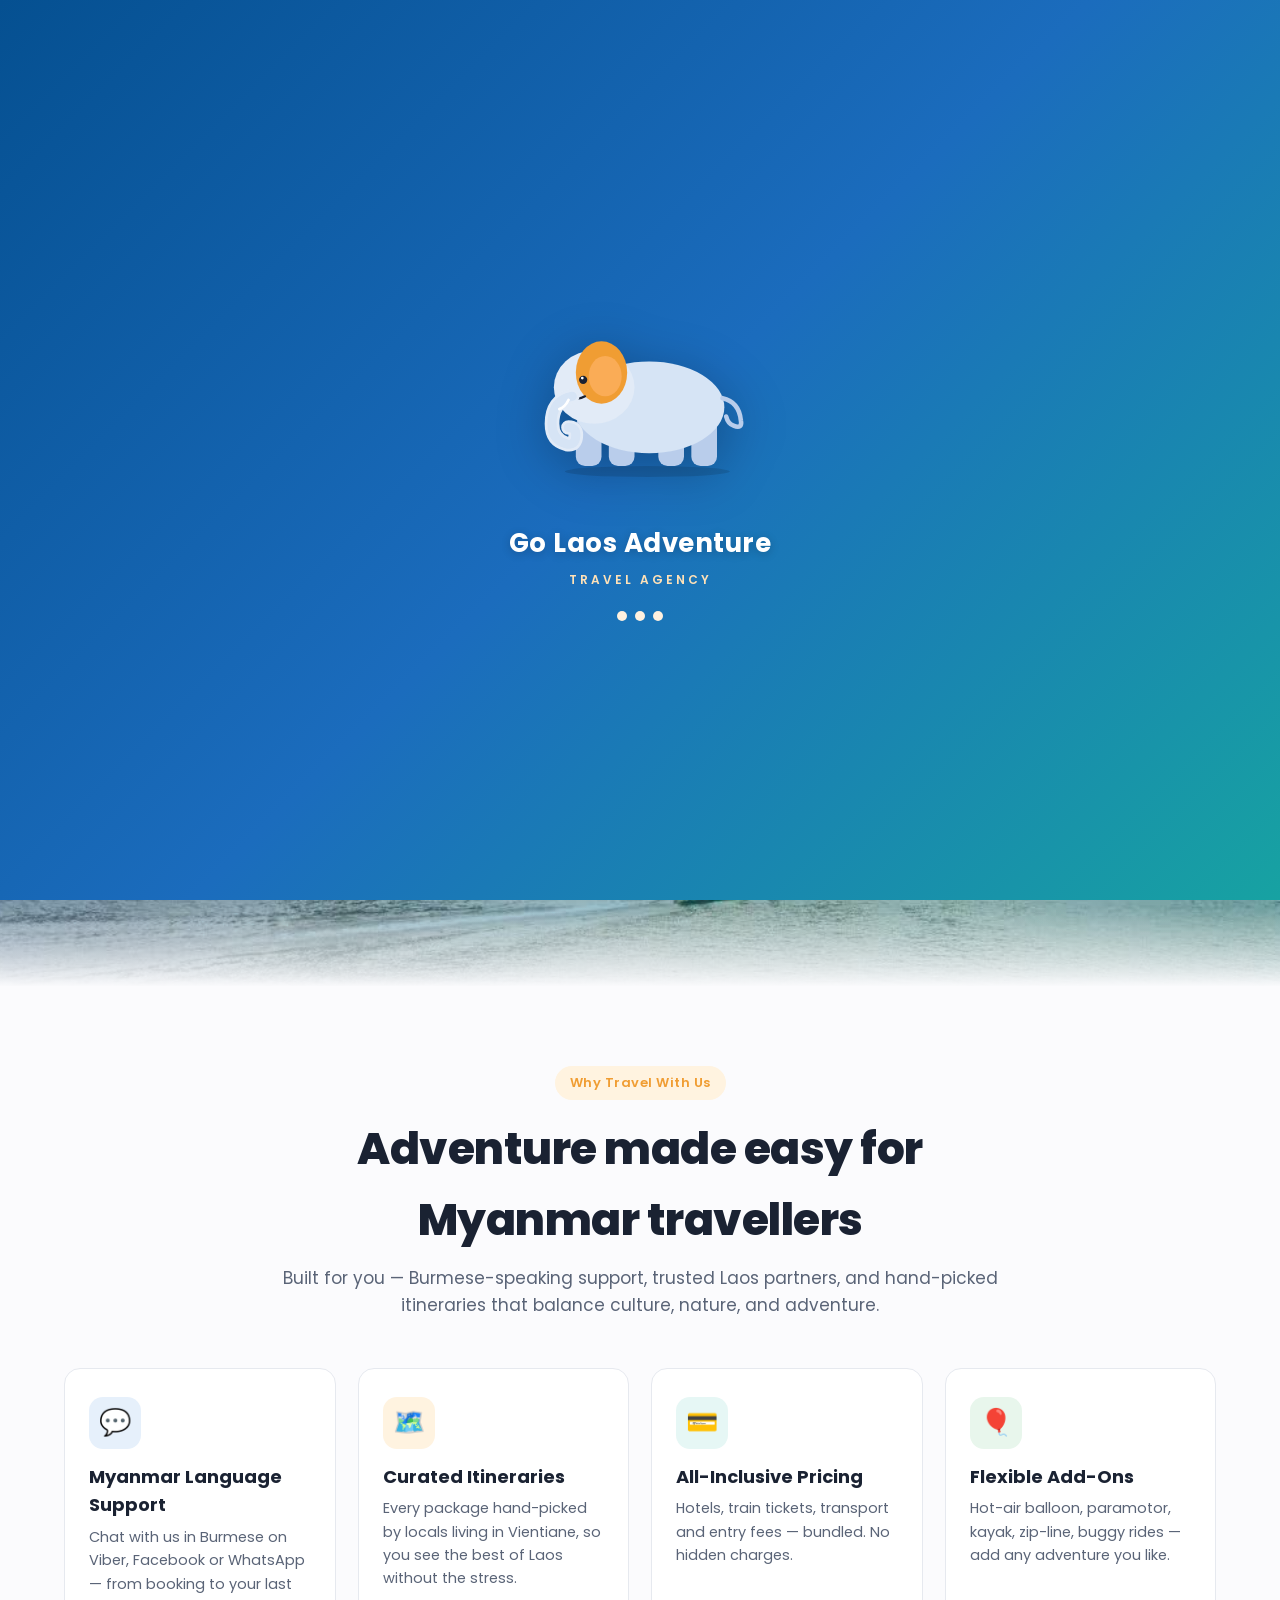
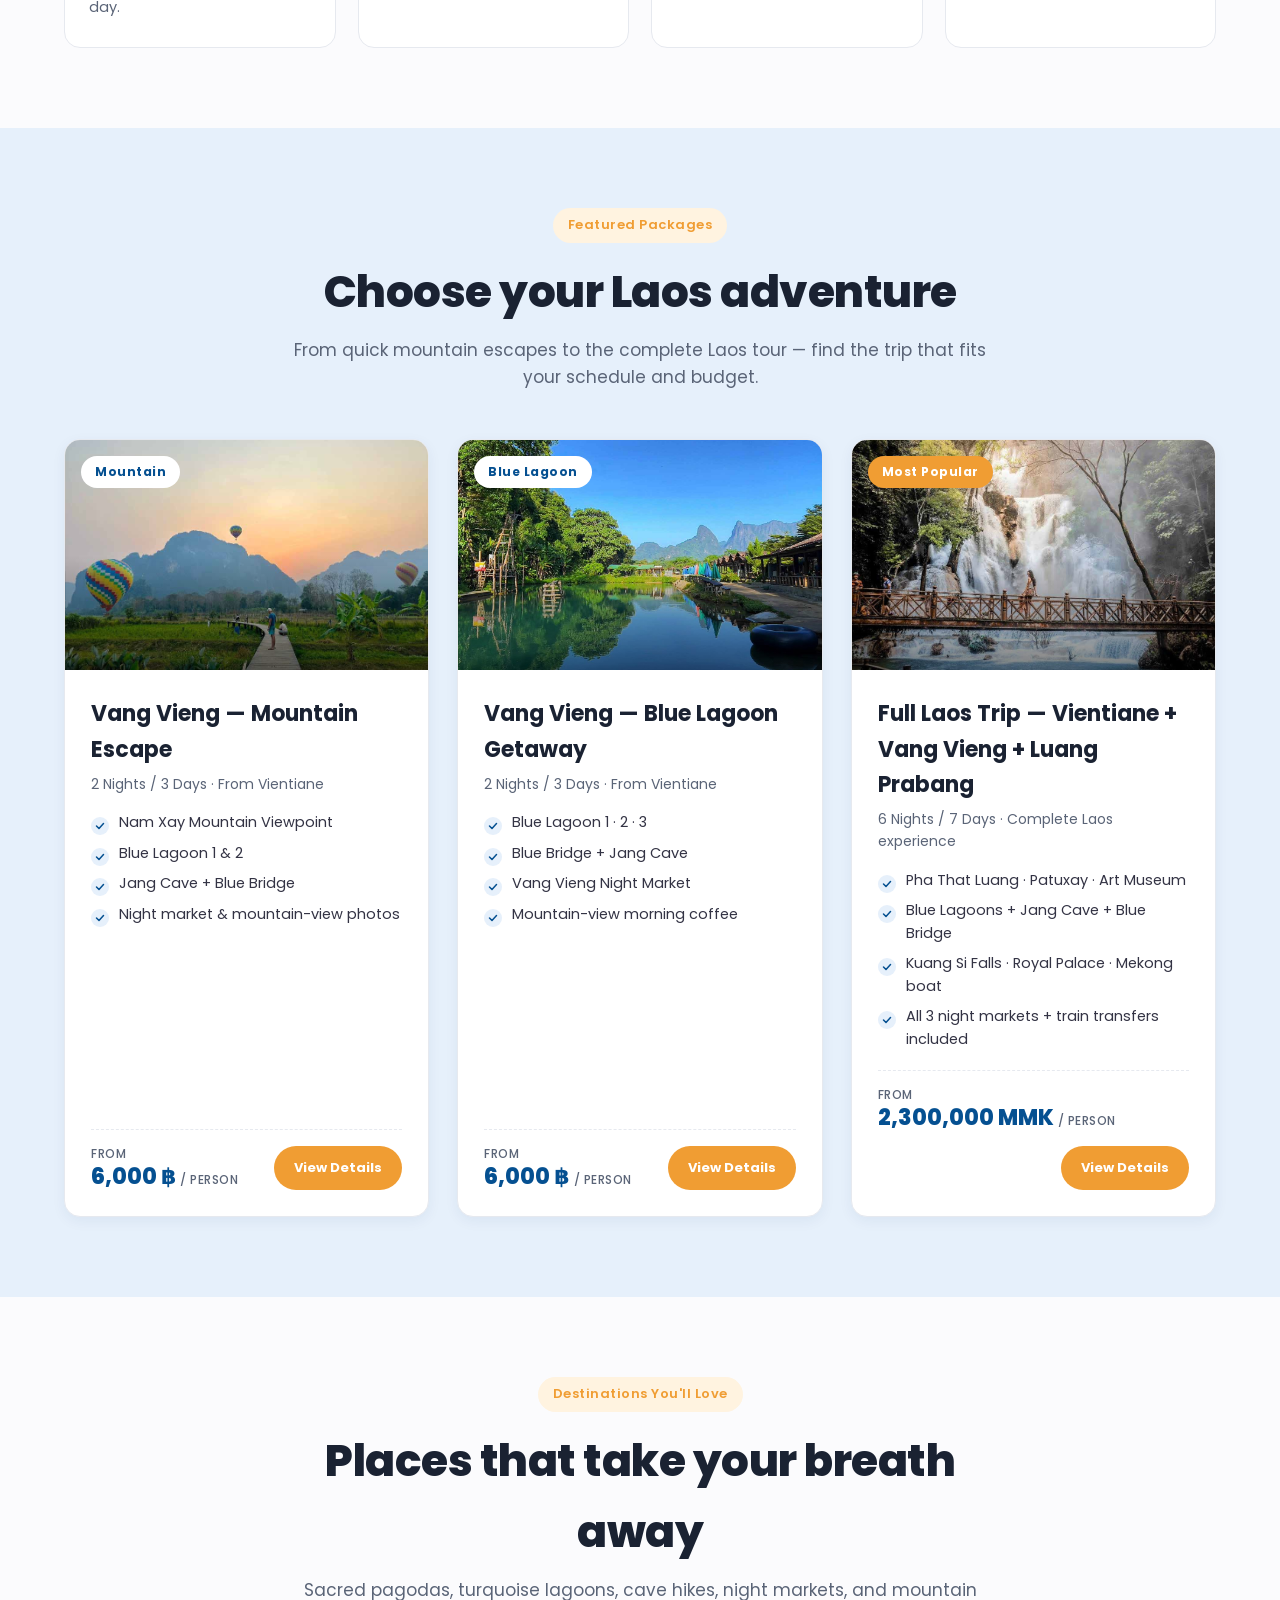
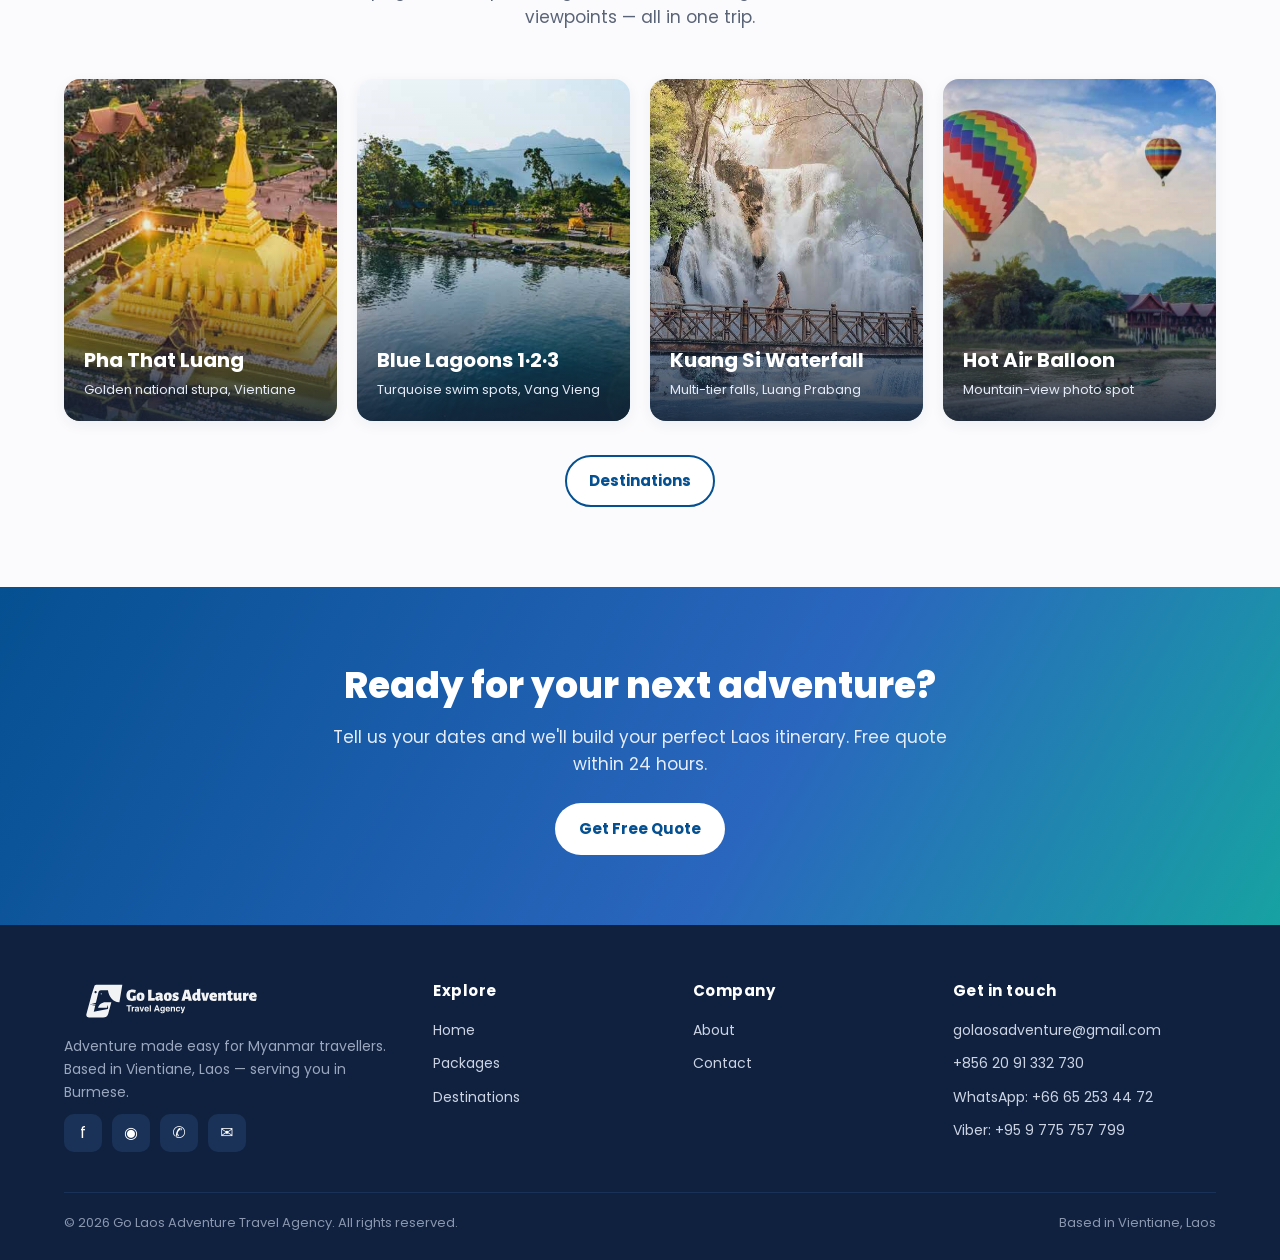
<file: index.html>
<!doctype html>
<html lang="en">
<head>
<meta charset="utf-8"/>
<meta name="viewport" content="width=device-width,initial-scale=1"/>
<title>Go Laos Adventure — Laos Tours for Myanmar Travellers | Vang Vieng, Luang Prabang, Vientiane</title>

<!-- ========== Primary SEO ========== -->
<meta name="description" content="Discover Laos with Myanmar's trusted travel partner. Curated Vang Vieng mountain escapes, Luang Prabang heritage trips, and full Laos tours — all with Burmese-speaking support, all-inclusive pricing from 6,000 ฿."/>
<meta name="keywords" content="Laos tour, Laos travel agency, Myanmar to Laos, Vang Vieng package, Luang Prabang tour, Vientiane tour, Blue Lagoon Laos, Kuang Si Waterfall, Pha That Luang, Myanmar travel agency Laos, Burmese tour guide Laos, Laos trip from Myanmar"/>
<meta name="author" content="Go Laos Adventure Travel Agency"/>
<meta name="robots" content="index, follow, max-image-preview:large"/>
<meta name="googlebot" content="index, follow"/>
<meta name="theme-color" content="#055091"/>
<meta name="language" content="English"/>
<meta http-equiv="content-language" content="en, my"/>
<meta name="geo.region" content="LA-VT"/>
<meta name="geo.placename" content="Vientiane, Laos"/>
<meta name="geo.position" content="17.9757;102.6331"/>
<meta name="ICBM" content="17.9757, 102.6331"/>
<meta name="rating" content="general"/>
<meta name="revisit-after" content="7 days"/>
<meta name="distribution" content="global"/>

<!-- ========== Canonical + hreflang ========== -->
<link rel="canonical" href="https://golaosadventure.com/"/>
<link rel="alternate" hreflang="en" href="https://golaosadventure.com/"/>
<link rel="alternate" hreflang="my" href="https://golaosadventure.com/?lang=my"/>
<link rel="alternate" hreflang="x-default" href="https://golaosadventure.com/"/>

<!-- ========== Open Graph (Facebook / LinkedIn) ========== -->
<meta property="og:type" content="website"/>
<meta property="og:site_name" content="Go Laos Adventure"/>
<meta property="og:title" content="Go Laos Adventure — Laos Tours for Myanmar Travellers"/>
<meta property="og:description" content="Curated Laos tour packages for Myanmar travellers. Vang Vieng, Vientiane & Luang Prabang with Burmese-speaking guides. Free quote within 24 hours."/>
<meta property="og:url" content="https://golaosadventure.com/"/>
<meta property="og:image" content="https://golaosadventure.com/images/photos/hot-air-balloon.jpg"/>
<meta property="og:image:secure_url" content="https://golaosadventure.com/images/photos/hot-air-balloon.jpg"/>
<meta property="og:image:type" content="image/jpeg"/>
<meta property="og:image:width" content="1162"/>
<meta property="og:image:height" content="760"/>
<meta property="og:image:alt" content="Colourful hot air balloons floating over Nam Song River, Vang Vieng, Laos at sunrise"/>
<meta property="og:locale" content="en_US"/>
<meta property="og:locale:alternate" content="my_MM"/>

<!-- ========== Twitter / X Card ========== -->
<meta name="twitter:card" content="summary_large_image"/>
<meta name="twitter:site" content="@golaosadventure"/>
<meta name="twitter:creator" content="@golaosadventure"/>
<meta name="twitter:title" content="Go Laos Adventure — Laos Tours for Myanmar Travellers"/>
<meta name="twitter:description" content="Vang Vieng · Vientiane · Luang Prabang. Curated packages with Burmese-speaking support. Free quote in 24 hrs."/>
<meta name="twitter:image" content="https://golaosadventure.com/images/photos/hot-air-balloon.jpg"/>
<meta name="twitter:image:alt" content="Hot air balloons over Nam Song River, Vang Vieng"/>

<!-- ========== Favicons ========== -->
<link rel="icon" type="image/svg+xml" href="images/logo-mark.svg"/>
<link rel="apple-touch-icon" href="images/logo-mark.svg"/>
<link rel="mask-icon" href="images/logo-mark.svg" color="#055091"/>

<!-- ========== Fonts ========== -->
<link rel="preconnect" href="https://fonts.googleapis.com"/>
<link rel="preconnect" href="https://fonts.gstatic.com" crossorigin/>
<link href="https://fonts.googleapis.com/css2?family=Poppins:wght@400;500;600;700;800&family=Noto+Sans+Myanmar:wght@400;500;600;700&display=swap" rel="stylesheet"/>
<link rel="stylesheet" href="css/style.css"/>

<!-- ========== Structured Data: TravelAgency ========== -->
<script type="application/ld+json">
{
  "@context": "https://schema.org",
  "@type": "TravelAgency",
  "@id": "https://golaosadventure.com/#organization",
  "name": "Go Laos Adventure",
  "alternateName": "Go Laos Adventure Travel Agency",
  "url": "https://golaosadventure.com/",
  "logo": "https://golaosadventure.com/images/logo.svg",
  "image": "https://golaosadventure.com/images/photos/hot-air-balloon.jpg",
  "description": "Adventure travel in Laos for Myanmar travellers. Vang Vieng, Vientiane and Luang Prabang packages with Burmese-speaking support.",
  "priceRange": "฿฿",
  "address": {
    "@type": "PostalAddress",
    "addressLocality": "Vientiane",
    "addressRegion": "Vientiane Capital",
    "addressCountry": "LA"
  },
  "geo": {
    "@type": "GeoCoordinates",
    "latitude": 17.9757,
    "longitude": 102.6331
  },
  "areaServed": ["Laos", "Myanmar", "Thailand"],
  "availableLanguage": ["English", "Burmese", "Lao", "Thai"],
  "contactPoint": [
    {
      "@type": "ContactPoint",
      "telephone": "+856-20-91-332-730",
      "contactType": "customer service",
      "email": "golaosadventure@gmail.com",
      "areaServed": "LA",
      "availableLanguage": ["English", "Burmese", "Lao"]
    },
    {
      "@type": "ContactPoint",
      "telephone": "+66-65-253-44-72",
      "contactType": "reservations",
      "contactOption": "TollFree",
      "availableLanguage": ["English", "Burmese", "Thai"]
    }
  ],
  "sameAs": [
    "https://wa.me/66652534472",
    "viber://chat?number=%2B959775757799"
  ]
}
</script>

<!-- ========== Structured Data: WebSite + Sitelinks Search ========== -->
<script type="application/ld+json">
{
  "@context": "https://schema.org",
  "@type": "WebSite",
  "@id": "https://golaosadventure.com/#website",
  "url": "https://golaosadventure.com/",
  "name": "Go Laos Adventure",
  "publisher": { "@id": "https://golaosadventure.com/#organization" },
  "inLanguage": ["en", "my"]
}
</script>
</head>
<body>

<!-- ========== ELEPHANT LOADER ========== -->
<div class="loader" aria-label="Loading">
  <svg class="elephant" viewBox="0 0 240 220" xmlns="http://www.w3.org/2000/svg" aria-hidden="true">
    <!-- Legs -->
    <rect x="50"  y="140" width="28" height="54" rx="10" fill="#B9CDEB"/>
    <rect x="86"  y="146" width="28" height="48" rx="10" fill="#B9CDEB"/>
    <rect x="140" y="146" width="28" height="48" rx="10" fill="#B9CDEB"/>
    <rect x="176" y="140" width="28" height="54" rx="10" fill="#B9CDEB"/>
    <!-- Body -->
    <ellipse cx="130" cy="130" rx="82" ry="50" fill="#D6E4F5"/>
    <!-- Tail -->
    <path d="M210 120 q18 4 20 24 q2 10 -8 6 q-6 -2 -8 -10" fill="none" stroke="#B9CDEB" stroke-width="5" stroke-linecap="round"/>
    <!-- Head -->
    <ellipse cx="70" cy="108" rx="44" ry="40" fill="#E2EBF7"/>
    <!-- Ear (flapping) -->
    <g class="ear" transform-origin="78 92">
      <ellipse cx="78" cy="92" rx="28" ry="34" fill="#F09D33"/>
      <ellipse cx="82" cy="96" rx="18" ry="22" fill="#FFB366" opacity=".7"/>
    </g>
    <!-- Eye -->
    <circle cx="58" cy="100" r="4.5" fill="#1A2232"/>
    <circle cx="57" cy="98" r="1.5" fill="#fff"/>
    <!-- Smile -->
    <path d="M44 118 q8 5 16 0" fill="none" stroke="#1A2232" stroke-width="2.5" stroke-linecap="round"/>
    <!-- Trunk (swinging) -->
    <g class="trunk" transform-origin="40 118">
      <path d="M46 118 q-22 4 -22 30 q0 18 16 22 q10 2 10 -10 q0 -8 -8 -8"
            fill="none" stroke="#E2EBF7" stroke-width="16" stroke-linecap="round"/>
      <path d="M46 118 q-22 4 -22 30 q0 18 16 22 q10 2 10 -10 q0 -8 -8 -8"
            fill="none" stroke="#D6E4F5" stroke-width="10" stroke-linecap="round"/>
    </g>
    <!-- Tusk -->
    <path d="M42 122 q-4 8 -10 10" fill="none" stroke="#fff" stroke-width="3" stroke-linecap="round"/>
    <!-- Ground shadow -->
    <ellipse cx="128" cy="200" rx="90" ry="6" fill="rgba(0,0,0,.12)"/>
  </svg>
  <div class="brand-title" data-i18n="loader.title">Go Laos Adventure</div>
  <div class="brand-sub"   data-i18n="loader.sub">TRAVEL AGENCY</div>
  <div class="dots"><span></span><span></span><span></span></div>
</div>

<!-- ========== HEADER ========== -->
<header class="site-header">
  <div class="nav">
    <a class="logo" href="index.html"><img src="images/logo.svg" alt="Go Laos Adventure"/></a>
    <button class="menu-toggle" aria-label="Menu">☰</button>
    <ul class="nav-links">
      <li><a class="active" href="index.html"        data-i18n="nav.home">Home</a></li>
      <li><a href="packages.html"                   data-i18n="nav.packages">Packages</a></li>
      <li><a href="destinations.html"               data-i18n="nav.destinations">Destinations</a></li>
      <li><a href="about.html"                      data-i18n="nav.about">About</a></li>
      <li><a href="contact.html"                    data-i18n="nav.contact">Contact</a></li>
    </ul>
    <div class="nav-right">
      <div class="lang-toggle" role="group" aria-label="Language">
        <button data-lang="en" class="active">EN</button>
        <button data-lang="my">မြန်မာ</button>
      </div>
      <a href="contact.html" class="btn btn-primary" data-i18n="nav.book">Book Now</a>
    </div>
  </div>
</header>

<!-- ========== HERO ========== -->
<section class="hero">
  <div class="hero-inner">
    <span class="eyebrow"><span class="dot"></span><span data-i18n="hero.eyebrow">Discover the hidden gem of Southeast Asia</span></span>
    <h1>
      <span data-i18n="hero.title1">Unforgettable</span>
      <span class="highlight" data-i18n="hero.titleHL">Laos</span><br/>
      <span data-i18n="hero.title2">Adventures await</span>
    </h1>
    <p class="lead" data-i18n="hero.lead">From the misty mountains of Vang Vieng to the golden stupas of Vientiane and the royal charm of Luang Prabang — travel Laos with Myanmar's most trusted adventure partner.</p>
    <div class="hero-cta">
      <a href="packages.html" class="btn btn-primary" data-i18n="hero.cta1">View Packages</a>
      <a href="contact.html"  class="btn btn-outline" style="background:transparent;color:#fff;border-color:#fff" data-i18n="hero.cta2">Plan My Trip</a>
    </div>
    <div class="hero-stats">
      <div><strong data-i18n="hero.s1n">6+</strong><span data-i18n="hero.s1l">Destinations</span></div>
      <div><strong data-i18n="hero.s2n">500+</strong><span data-i18n="hero.s2l">Happy Travellers</span></div>
      <div><strong data-i18n="hero.s3n">100%</strong><span data-i18n="hero.s3l">Myanmar Support</span></div>
      <div><strong data-i18n="hero.s4n">24/7</strong><span data-i18n="hero.s4l">On-Trip Help</span></div>
    </div>
  </div>
</section>

<!-- ========== WHY US ========== -->
<section>
  <div class="container">
    <div class="section-head">
      <span class="eyebrow" data-i18n="why.eyebrow">Why Travel With Us</span>
      <h2 data-i18n="why.title">Adventure made easy for Myanmar travellers</h2>
      <p data-i18n="why.sub">Built for you — Burmese-speaking support, trusted Laos partners, and hand-picked itineraries that balance culture, nature, and adventure.</p>
    </div>
    <div class="feat-grid">
      <div class="feat"><div class="icon">💬</div><h4 data-i18n="why.f1t">Myanmar Language Support</h4><p data-i18n="why.f1p">Chat with us in Burmese on Viber, Facebook or WhatsApp — from booking to your last day.</p></div>
      <div class="feat"><div class="icon">🗺️</div><h4 data-i18n="why.f2t">Curated Itineraries</h4><p data-i18n="why.f2p">Every package hand-picked by locals living in Vientiane, so you see the best of Laos without the stress.</p></div>
      <div class="feat"><div class="icon">💳</div><h4 data-i18n="why.f3t">All-Inclusive Pricing</h4><p data-i18n="why.f3p">Hotels, train tickets, transport and entry fees — bundled. No hidden charges.</p></div>
      <div class="feat"><div class="icon">🎈</div><h4 data-i18n="why.f4t">Flexible Add-Ons</h4><p data-i18n="why.f4p">Hot-air balloon, paramotor, kayak, zip-line, buggy rides — add any adventure you like.</p></div>
    </div>
  </div>
</section>

<!-- ========== PACKAGES PREVIEW ========== -->
<section style="background:var(--blue-soft)">
  <div class="container">
    <div class="section-head">
      <span class="eyebrow" data-i18n="pkg.eyebrow">Featured Packages</span>
      <h2 data-i18n="pkg.title">Choose your Laos adventure</h2>
      <p data-i18n="pkg.sub">From quick mountain escapes to the complete Laos tour — find the trip that fits your schedule and budget.</p>
    </div>
    <div class="package-grid">

      <article class="pkg-card">
        <div class="pkg-img" style="background-image:url('images/photos/mountain-view.jpg')">
          <span class="pkg-badge" data-i18n="pkg.badgeA">Mountain</span>
        </div>
        <div class="pkg-body">
          <h3 data-i18n="pkg.vvA.title">Vang Vieng — Mountain Escape</h3>
          <p class="pkg-meta" data-i18n="pkg.vvA.meta">2 Nights / 3 Days · From Vientiane</p>
          <ul class="pkg-list">
            <li>Nam Xay Mountain Viewpoint</li>
            <li>Blue Lagoon 1 & 2</li>
            <li>Jang Cave + Blue Bridge</li>
            <li>Night market &amp; mountain-view photos</li>
          </ul>
          <div class="pkg-price">
            <div>
              <small data-i18n="pkg.from">from</small>
              <span class="amount">6,000 ฿<small data-i18n="pkg.perPerson">/ person</small></span>
            </div>
            <a href="packages.html#vangvieng-a" class="btn btn-primary cta" data-i18n="pkg.viewDetails">View Details</a>
          </div>
        </div>
      </article>

      <article class="pkg-card">
        <div class="pkg-img" style="background-image:url('images/photos/blue-lagoon-3.jpg')">
          <span class="pkg-badge" data-i18n="pkg.badgeB">Blue Lagoon</span>
        </div>
        <div class="pkg-body">
          <h3 data-i18n="pkg.vvB.title">Vang Vieng — Blue Lagoon Getaway</h3>
          <p class="pkg-meta" data-i18n="pkg.vvB.meta">2 Nights / 3 Days · From Vientiane</p>
          <ul class="pkg-list">
            <li>Blue Lagoon 1 · 2 · 3</li>
            <li>Blue Bridge + Jang Cave</li>
            <li>Vang Vieng Night Market</li>
            <li>Mountain-view morning coffee</li>
          </ul>
          <div class="pkg-price">
            <div>
              <small data-i18n="pkg.from">from</small>
              <span class="amount">6,000 ฿<small data-i18n="pkg.perPerson">/ person</small></span>
            </div>
            <a href="packages.html#vangvieng-b" class="btn btn-primary cta" data-i18n="pkg.viewDetails">View Details</a>
          </div>
        </div>
      </article>

      <article class="pkg-card">
        <div class="pkg-img" style="background-image:url('images/photos/kuang-si-waterfall.jpg')">
          <span class="pkg-badge hot" data-i18n="pkg.badgeFull">Most Popular</span>
        </div>
        <div class="pkg-body">
          <h3 data-i18n="pkg.full.title">Full Laos Trip — Vientiane + Vang Vieng + Luang Prabang</h3>
          <p class="pkg-meta" data-i18n="pkg.full.meta">6 Nights / 7 Days · Complete Laos experience</p>
          <ul class="pkg-list">
            <li>Pha That Luang · Patuxay · Art Museum</li>
            <li>Blue Lagoons + Jang Cave + Blue Bridge</li>
            <li>Kuang Si Falls · Royal Palace · Mekong boat</li>
            <li>All 3 night markets + train transfers included</li>
          </ul>
          <div class="pkg-price">
            <div>
              <small data-i18n="pkg.from">from</small>
              <span class="amount">2,300,000 MMK<small data-i18n="pkg.perPerson">/ person</small></span>
            </div>
            <a href="packages.html#full-laos" class="btn btn-primary cta" data-i18n="pkg.viewDetails">View Details</a>
          </div>
        </div>
      </article>

    </div>
  </div>
</section>

<!-- ========== DESTINATIONS PREVIEW ========== -->
<section>
  <div class="container">
    <div class="section-head">
      <span class="eyebrow" data-i18n="dest.eyebrow">Destinations You'll Love</span>
      <h2 data-i18n="dest.title">Places that take your breath away</h2>
      <p data-i18n="dest.sub">Sacred pagodas, turquoise lagoons, cave hikes, night markets, and mountain viewpoints — all in one trip.</p>
    </div>
    <div class="dest-grid">
      <a class="dest-card" href="destinations.html">
        <div class="img" style="background-image:url('images/photos/pha-that-luang.jpg')"></div>
        <div class="caption"><h4 data-i18n="d.phathatluang">Pha That Luang</h4><p data-i18n="d.phathatluang.s">Golden national stupa, Vientiane</p></div>
      </a>
      <a class="dest-card" href="destinations.html">
        <div class="img" style="background-image:url('images/photos/blue-lagoon-2.jpg')"></div>
        <div class="caption"><h4 data-i18n="d.lagoon">Blue Lagoons 1·2·3</h4><p data-i18n="d.lagoon.s">Turquoise swim spots, Vang Vieng</p></div>
      </a>
      <a class="dest-card" href="destinations.html">
        <div class="img" style="background-image:url('images/photos/kuang-si-waterfall.jpg')"></div>
        <div class="caption"><h4 data-i18n="d.kuangsi">Kuang Si Waterfall</h4><p data-i18n="d.kuangsi.s">Multi-tier falls, Luang Prabang</p></div>
      </a>
      <a class="dest-card" href="destinations.html">
        <div class="img" style="background-image:url('images/photos/hot-air-balloon.jpg')"></div>
        <div class="caption"><h4 data-i18n="d.balloon">Hot Air Balloon</h4><p data-i18n="d.balloon.s">Mountain-view photo spot</p></div>
      </a>
    </div>
    <div style="text-align:center;margin-top:34px">
      <a href="destinations.html" class="btn btn-outline" data-i18n="nav.destinations">Destinations</a>
    </div>
  </div>
</section>

<!-- ========== CTA ========== -->
<section class="cta-band">
  <h3 data-i18n="cta.title">Ready for your next adventure?</h3>
  <p data-i18n="cta.sub">Tell us your dates and we'll build your perfect Laos itinerary. Free quote within 24 hours.</p>
  <a href="contact.html" class="btn btn-primary" data-i18n="cta.btn">Get Free Quote</a>
</section>

<!-- ========== FOOTER ========== -->
<footer>
  <div class="container">
    <div class="footer-grid">
      <div>
        <img src="images/logo.svg" alt="Go Laos Adventure" style="height:44px;filter:brightness(0) invert(1);opacity:.95"/>
        <p style="margin-top:12px" data-i18n="foot.tagline">Adventure made easy for Myanmar travellers. Based in Vientiane, Laos — serving you in Burmese.</p>
        <div class="social">
          <a href="#" title="Facebook">f</a>
          <a href="#" title="Instagram">◉</a>
          <a href="https://wa.me/66652534472" title="WhatsApp">✆</a>
          <a href="viber://chat?number=%2B959775757799" title="Viber">✉</a>
        </div>
      </div>
      <div>
        <h5 data-i18n="foot.explore">Explore</h5>
        <ul>
          <li><a href="index.html"        data-i18n="nav.home">Home</a></li>
          <li><a href="packages.html"    data-i18n="nav.packages">Packages</a></li>
          <li><a href="destinations.html" data-i18n="nav.destinations">Destinations</a></li>
        </ul>
      </div>
      <div>
        <h5 data-i18n="foot.company">Company</h5>
        <ul>
          <li><a href="about.html"   data-i18n="nav.about">About</a></li>
          <li><a href="contact.html" data-i18n="nav.contact">Contact</a></li>
        </ul>
      </div>
      <div>
        <h5 data-i18n="foot.contact">Get in touch</h5>
        <ul>
          <li><a href="mailto:golaosadventure@gmail.com">golaosadventure@gmail.com</a></li>
          <li><a href="tel:+85620913327 30">+856 20 91 332 730</a></li>
          <li><a href="https://wa.me/66652534472">WhatsApp: +66 65 253 44 72</a></li>
          <li><a href="viber://chat?number=%2B959775757799">Viber: +95 9 775 757 799</a></li>
        </ul>
      </div>
    </div>
    <div class="footer-bottom">
      <span data-i18n="foot.rights">© 2026 Go Laos Adventure Travel Agency. All rights reserved.</span>
      <span data-i18n="foot.basedin">Based in Vientiane, Laos</span>
    </div>
  </div>
</footer>

<a href="https://wa.me/66652534472" class="float-chat"><span style="font-size:18px">💬</span><span data-i18n="chat.whatsapp">Chat on WhatsApp</span></a>

<script src="js/translations.js"></script>
<script src="js/main.js"></script>
</body>
</html>
</file>
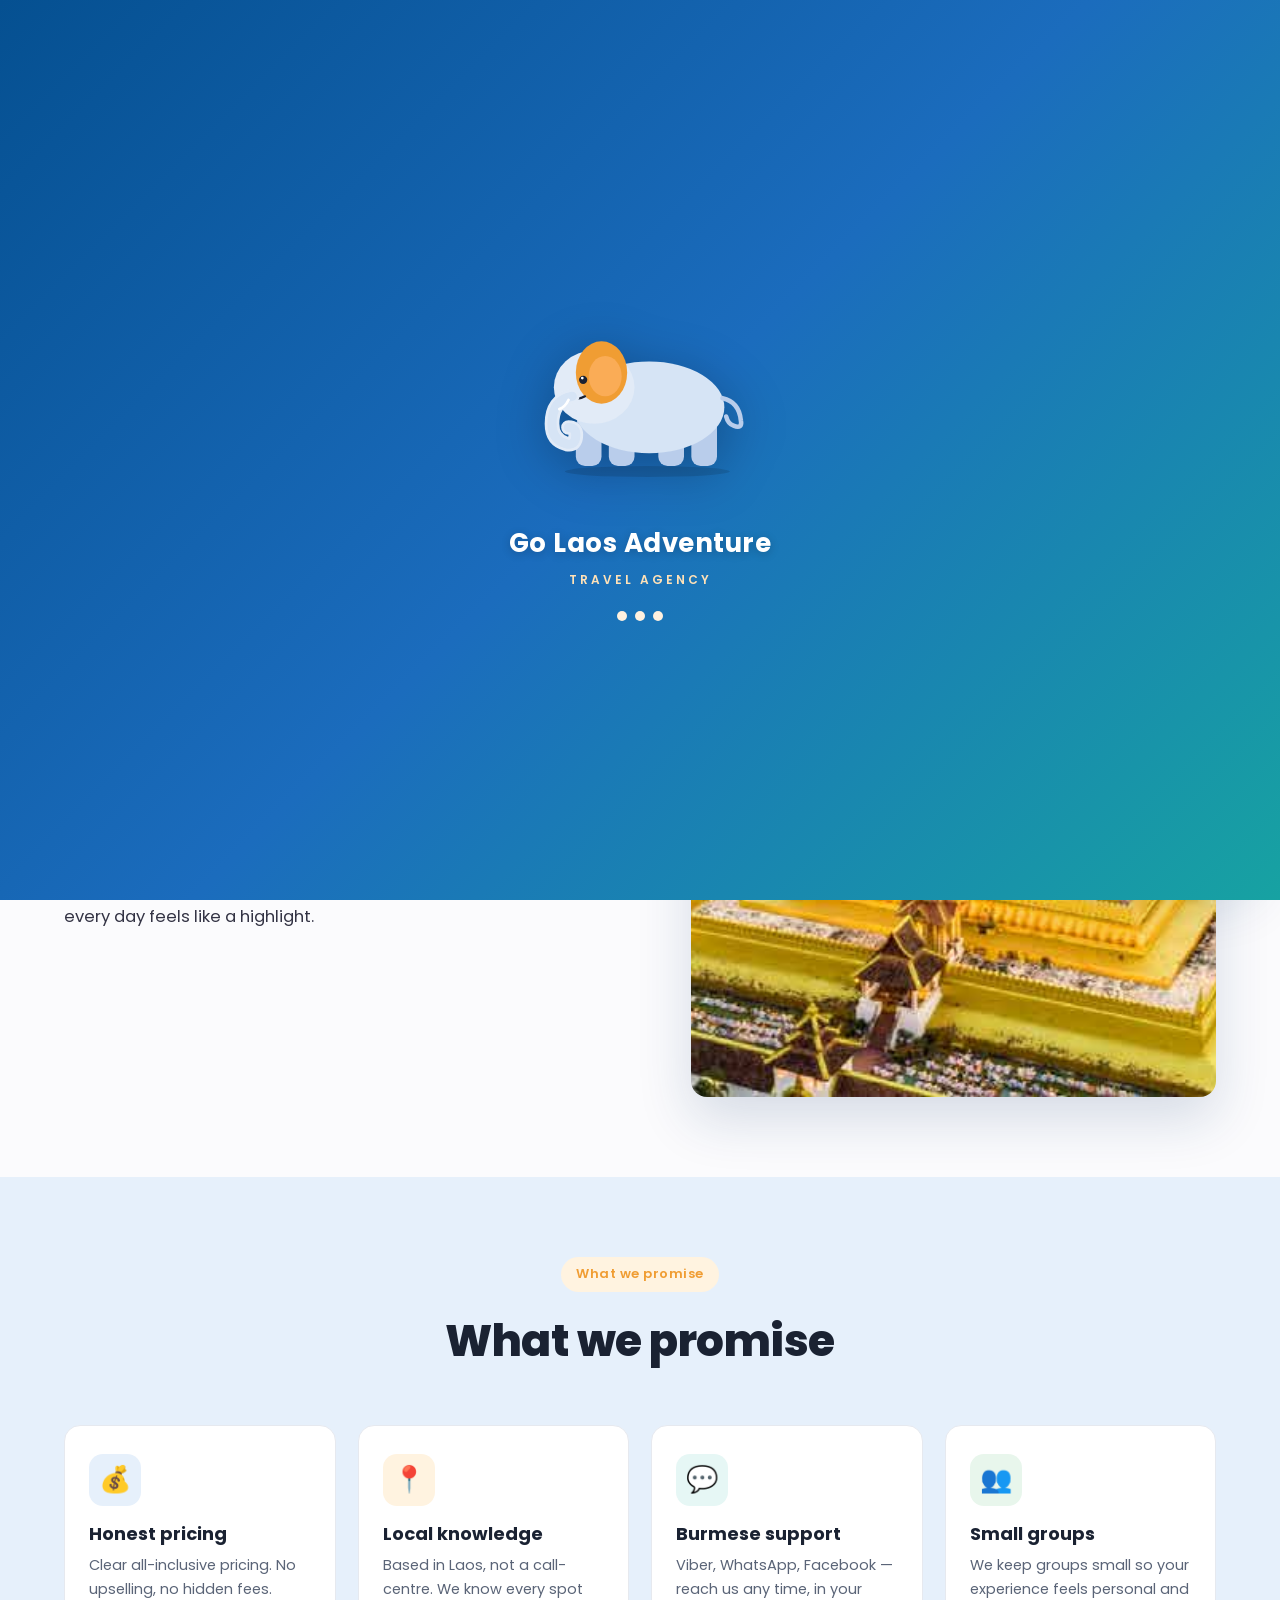
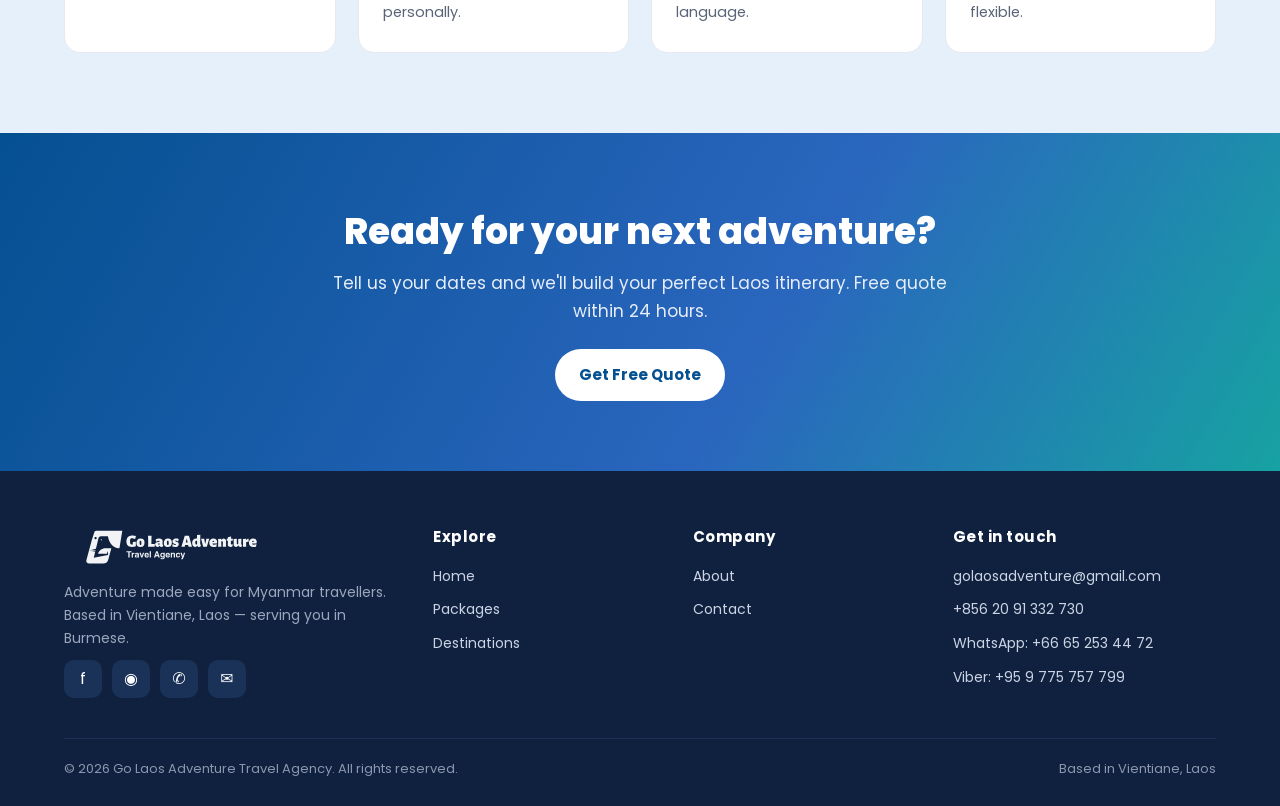
<file: about.html>
<!doctype html>
<html lang="en">
<head>
<meta charset="utf-8"/>
<meta name="viewport" content="width=device-width,initial-scale=1"/>
<title>About Us — Go Laos Adventure Travel Agency | Based in Vientiane</title>

<!-- ========== Primary SEO ========== -->
<meta name="description" content="Founded in Vientiane to make Laos easy for Myanmar travellers. Honest all-inclusive pricing, small-group tours, Burmese-speaking support, and trusted local drivers, guides and hotels across Vientiane, Vang Vieng and Luang Prabang."/>
<meta name="keywords" content="Go Laos Adventure, Laos travel agency Vientiane, Burmese travel agency in Laos, Myanmar tour operator Laos, trusted Laos tour operator, small group Laos tours, Laos tour agency"/>
<meta name="author" content="Go Laos Adventure Travel Agency"/>
<meta name="robots" content="index, follow, max-image-preview:large"/>
<meta name="theme-color" content="#055091"/>
<meta name="geo.region" content="LA-VT"/>
<meta name="geo.placename" content="Vientiane, Laos"/>

<!-- ========== Canonical + hreflang ========== -->
<link rel="canonical" href="https://golaosadventure.com/about.html"/>
<link rel="alternate" hreflang="en" href="https://golaosadventure.com/about.html"/>
<link rel="alternate" hreflang="my" href="https://golaosadventure.com/about.html?lang=my"/>
<link rel="alternate" hreflang="x-default" href="https://golaosadventure.com/about.html"/>

<!-- ========== Open Graph ========== -->
<meta property="og:type" content="website"/>
<meta property="og:site_name" content="Go Laos Adventure"/>
<meta property="og:title" content="About Go Laos Adventure — Born in Vientiane, Made for Myanmar Travellers"/>
<meta property="og:description" content="Meet the small team behind Go Laos Adventure — locals in Vientiane making Laos easy, safe and affordable for Myanmar travellers."/>
<meta property="og:url" content="https://golaosadventure.com/about.html"/>
<meta property="og:image" content="https://golaosadventure.com/images/photos/pha-that-luang.jpg"/>
<meta property="og:image:secure_url" content="https://golaosadventure.com/images/photos/pha-that-luang.jpg"/>
<meta property="og:image:type" content="image/jpeg"/>
<meta property="og:image:alt" content="Golden Pha That Luang stupa, the national monument of Laos, in Vientiane"/>
<meta property="og:locale" content="en_US"/>
<meta property="og:locale:alternate" content="my_MM"/>

<!-- ========== Twitter / X Card ========== -->
<meta name="twitter:card" content="summary_large_image"/>
<meta name="twitter:site" content="@golaosadventure"/>
<meta name="twitter:title" content="About Go Laos Adventure — Laos Travel Made Easy"/>
<meta name="twitter:description" content="Born in Vientiane. Made for Myanmar travellers. Honest pricing. Burmese-speaking support."/>
<meta name="twitter:image" content="https://golaosadventure.com/images/photos/pha-that-luang.jpg"/>

<!-- ========== Favicons ========== -->
<link rel="icon" type="image/svg+xml" href="images/logo-mark.svg"/>
<link rel="apple-touch-icon" href="images/logo-mark.svg"/>

<!-- ========== Fonts ========== -->
<link rel="preconnect" href="https://fonts.googleapis.com"/>
<link rel="preconnect" href="https://fonts.gstatic.com" crossorigin/>
<link href="https://fonts.googleapis.com/css2?family=Poppins:wght@400;500;600;700;800&family=Noto+Sans+Myanmar:wght@400;500;600;700&display=swap" rel="stylesheet"/>
<link rel="stylesheet" href="css/style.css"/>

<!-- ========== Structured Data: AboutPage + Breadcrumb ========== -->
<script type="application/ld+json">
{
  "@context": "https://schema.org",
  "@graph": [
    {
      "@type": "AboutPage",
      "@id": "https://golaosadventure.com/about.html#page",
      "url": "https://golaosadventure.com/about.html",
      "name": "About Go Laos Adventure",
      "description": "Story, mission and promises of Go Laos Adventure — a Vientiane-based travel agency serving Myanmar travellers.",
      "about": { "@id": "https://golaosadventure.com/#organization" },
      "inLanguage": ["en", "my"]
    },
    {
      "@type": "BreadcrumbList",
      "itemListElement": [
        { "@type": "ListItem", "position": 1, "name": "Home",  "item": "https://golaosadventure.com/" },
        { "@type": "ListItem", "position": 2, "name": "About", "item": "https://golaosadventure.com/about.html" }
      ]
    }
  ]
}
</script>
</head>
<body>

<div class="loader" aria-label="Loading">
  <svg class="elephant" viewBox="0 0 240 220" xmlns="http://www.w3.org/2000/svg" aria-hidden="true">
    <rect x="50" y="140" width="28" height="54" rx="10" fill="#B9CDEB"/><rect x="86" y="146" width="28" height="48" rx="10" fill="#B9CDEB"/><rect x="140" y="146" width="28" height="48" rx="10" fill="#B9CDEB"/><rect x="176" y="140" width="28" height="54" rx="10" fill="#B9CDEB"/>
    <ellipse cx="130" cy="130" rx="82" ry="50" fill="#D6E4F5"/>
    <path d="M210 120 q18 4 20 24 q2 10 -8 6 q-6 -2 -8 -10" fill="none" stroke="#B9CDEB" stroke-width="5" stroke-linecap="round"/>
    <ellipse cx="70" cy="108" rx="44" ry="40" fill="#E2EBF7"/>
    <g class="ear" transform-origin="78 92"><ellipse cx="78" cy="92" rx="28" ry="34" fill="#F09D33"/><ellipse cx="82" cy="96" rx="18" ry="22" fill="#FFB366" opacity=".7"/></g>
    <circle cx="58" cy="100" r="4.5" fill="#1A2232"/><circle cx="57" cy="98" r="1.5" fill="#fff"/>
    <path d="M44 118 q8 5 16 0" fill="none" stroke="#1A2232" stroke-width="2.5" stroke-linecap="round"/>
    <g class="trunk" transform-origin="40 118"><path d="M46 118 q-22 4 -22 30 q0 18 16 22 q10 2 10 -10 q0 -8 -8 -8" fill="none" stroke="#E2EBF7" stroke-width="16" stroke-linecap="round"/><path d="M46 118 q-22 4 -22 30 q0 18 16 22 q10 2 10 -10 q0 -8 -8 -8" fill="none" stroke="#D6E4F5" stroke-width="10" stroke-linecap="round"/></g>
    <path d="M42 122 q-4 8 -10 10" fill="none" stroke="#fff" stroke-width="3" stroke-linecap="round"/>
    <ellipse cx="128" cy="200" rx="90" ry="6" fill="rgba(0,0,0,.12)"/>
  </svg>
  <div class="brand-title" data-i18n="loader.title">Go Laos Adventure</div><div class="brand-sub" data-i18n="loader.sub">TRAVEL AGENCY</div>
  <div class="dots"><span></span><span></span><span></span></div>
</div>

<header class="site-header">
  <div class="nav">
    <a class="logo" href="index.html"><img src="images/logo.svg" alt="Go Laos Adventure"/></a>
    <button class="menu-toggle">☰</button>
    <ul class="nav-links">
      <li><a href="index.html" data-i18n="nav.home">Home</a></li>
      <li><a href="packages.html" data-i18n="nav.packages">Packages</a></li>
      <li><a href="destinations.html" data-i18n="nav.destinations">Destinations</a></li>
      <li><a class="active" href="about.html" data-i18n="nav.about">About</a></li>
      <li><a href="contact.html" data-i18n="nav.contact">Contact</a></li>
    </ul>
    <div class="nav-right">
      <div class="lang-toggle"><button data-lang="en" class="active">EN</button><button data-lang="my">မြန်မာ</button></div>
      <a href="contact.html" class="btn btn-primary" data-i18n="nav.book">Book Now</a>
    </div>
  </div>
</header>

<section class="page-title">
  <div class="container">
    <h1 data-i18n="pages.about.title">About Go Laos Adventure</h1>
    <p data-i18n="pages.about.sub">Born in Vientiane. Made for Myanmar travellers.</p>
  </div>
</section>

<section>
  <div class="container">
    <div style="display:grid;grid-template-columns:1.1fr 1fr;gap:50px;align-items:center">
      <div>
        <span class="chip chip-blue" data-i18n="about.story.title">Our story</span>
        <h2 style="font-size:32px;margin:12px 0 18px;font-weight:800;line-height:1.2" data-i18n="about.story.title">Our story</h2>
        <p style="font-size:16.5px;color:#334;margin:0 0 16px" data-i18n="about.story.p1">Go Laos Adventure was founded with one simple idea: make it easy, safe, and affordable for Myanmar travellers to explore the beauty of Laos. We're based in Vientiane and work with trusted local drivers, guides, and hotels across Vientiane, Vang Vieng, and Luang Prabang.</p>
        <p style="font-size:16.5px;color:#334;margin:0" data-i18n="about.story.p2">From helping you book your first train ticket to photographing you at Nam Xay Mountain at sunrise — our small team is with you at every step, speaking Burmese, answering every question, and making sure every day feels like a highlight.</p>
      </div>
      <div style="border-radius:var(--radius);overflow:hidden;aspect-ratio:4/5;background:url('images/photos/pha-that-luang.jpg') center/cover;box-shadow:var(--shadow-lg)"></div>
    </div>
  </div>
</section>

<section style="background:var(--blue-soft)">
  <div class="container">
    <div class="section-head">
      <span class="eyebrow" data-i18n="about.mission.title">What we promise</span>
      <h2 data-i18n="about.mission.title">What we promise</h2>
    </div>
    <div class="feat-grid">
      <div class="feat"><div class="icon">💰</div><h4 data-i18n="about.m1t">Honest pricing</h4><p data-i18n="about.m1p">Clear all-inclusive pricing. No upselling, no hidden fees.</p></div>
      <div class="feat"><div class="icon">📍</div><h4 data-i18n="about.m2t">Local knowledge</h4><p data-i18n="about.m2p">Based in Laos, not a call-centre. We know every spot personally.</p></div>
      <div class="feat"><div class="icon">💬</div><h4 data-i18n="about.m3t">Burmese support</h4><p data-i18n="about.m3p">Viber, WhatsApp, Facebook — reach us any time, in your language.</p></div>
      <div class="feat"><div class="icon">👥</div><h4 data-i18n="about.m4t">Small groups</h4><p data-i18n="about.m4p">We keep groups small so your experience feels personal and flexible.</p></div>
    </div>
  </div>
</section>

<section class="cta-band">
  <h3 data-i18n="cta.title">Ready for your next adventure?</h3>
  <p data-i18n="cta.sub">Tell us your dates and we'll build your perfect Laos itinerary. Free quote within 24 hours.</p>
  <a href="contact.html" class="btn btn-primary" data-i18n="cta.btn">Get Free Quote</a>
</section>

<footer>
  <div class="container">
    <div class="footer-grid">
      <div>
        <img src="images/logo.svg" alt="Go Laos Adventure" style="height:44px;filter:brightness(0) invert(1);opacity:.95"/>
        <p style="margin-top:12px" data-i18n="foot.tagline">Adventure made easy for Myanmar travellers.</p>
        <div class="social"><a href="#">f</a><a href="#">◉</a><a href="https://wa.me/66652534472">✆</a><a href="viber://chat?number=%2B959775757799">✉</a></div>
      </div>
      <div><h5 data-i18n="foot.explore">Explore</h5><ul><li><a href="index.html" data-i18n="nav.home">Home</a></li><li><a href="packages.html" data-i18n="nav.packages">Packages</a></li><li><a href="destinations.html" data-i18n="nav.destinations">Destinations</a></li></ul></div>
      <div><h5 data-i18n="foot.company">Company</h5><ul><li><a href="about.html" data-i18n="nav.about">About</a></li><li><a href="contact.html" data-i18n="nav.contact">Contact</a></li></ul></div>
      <div><h5 data-i18n="foot.contact">Get in touch</h5><ul>
        <li><a href="mailto:golaosadventure@gmail.com">golaosadventure@gmail.com</a></li>
        <li><a href="tel:+85620913327 30">+856 20 91 332 730</a></li>
        <li><a href="https://wa.me/66652534472">WhatsApp: +66 65 253 44 72</a></li>
        <li><a href="viber://chat?number=%2B959775757799">Viber: +95 9 775 757 799</a></li>
      </ul></div>
    </div>
    <div class="footer-bottom"><span data-i18n="foot.rights">© 2026 Go Laos Adventure Travel Agency. All rights reserved.</span><span data-i18n="foot.basedin">Based in Vientiane, Laos</span></div>
  </div>
</footer>

<a href="https://wa.me/66652534472" class="float-chat"><span style="font-size:18px">💬</span><span data-i18n="chat.whatsapp">Chat on WhatsApp</span></a>

<script src="js/translations.js"></script>
<script src="js/main.js"></script>

<style>@media(max-width:760px){section > .container > div[style*="grid-template-columns"]{grid-template-columns:1fr !important}}</style>
</body>
</html>
</file>
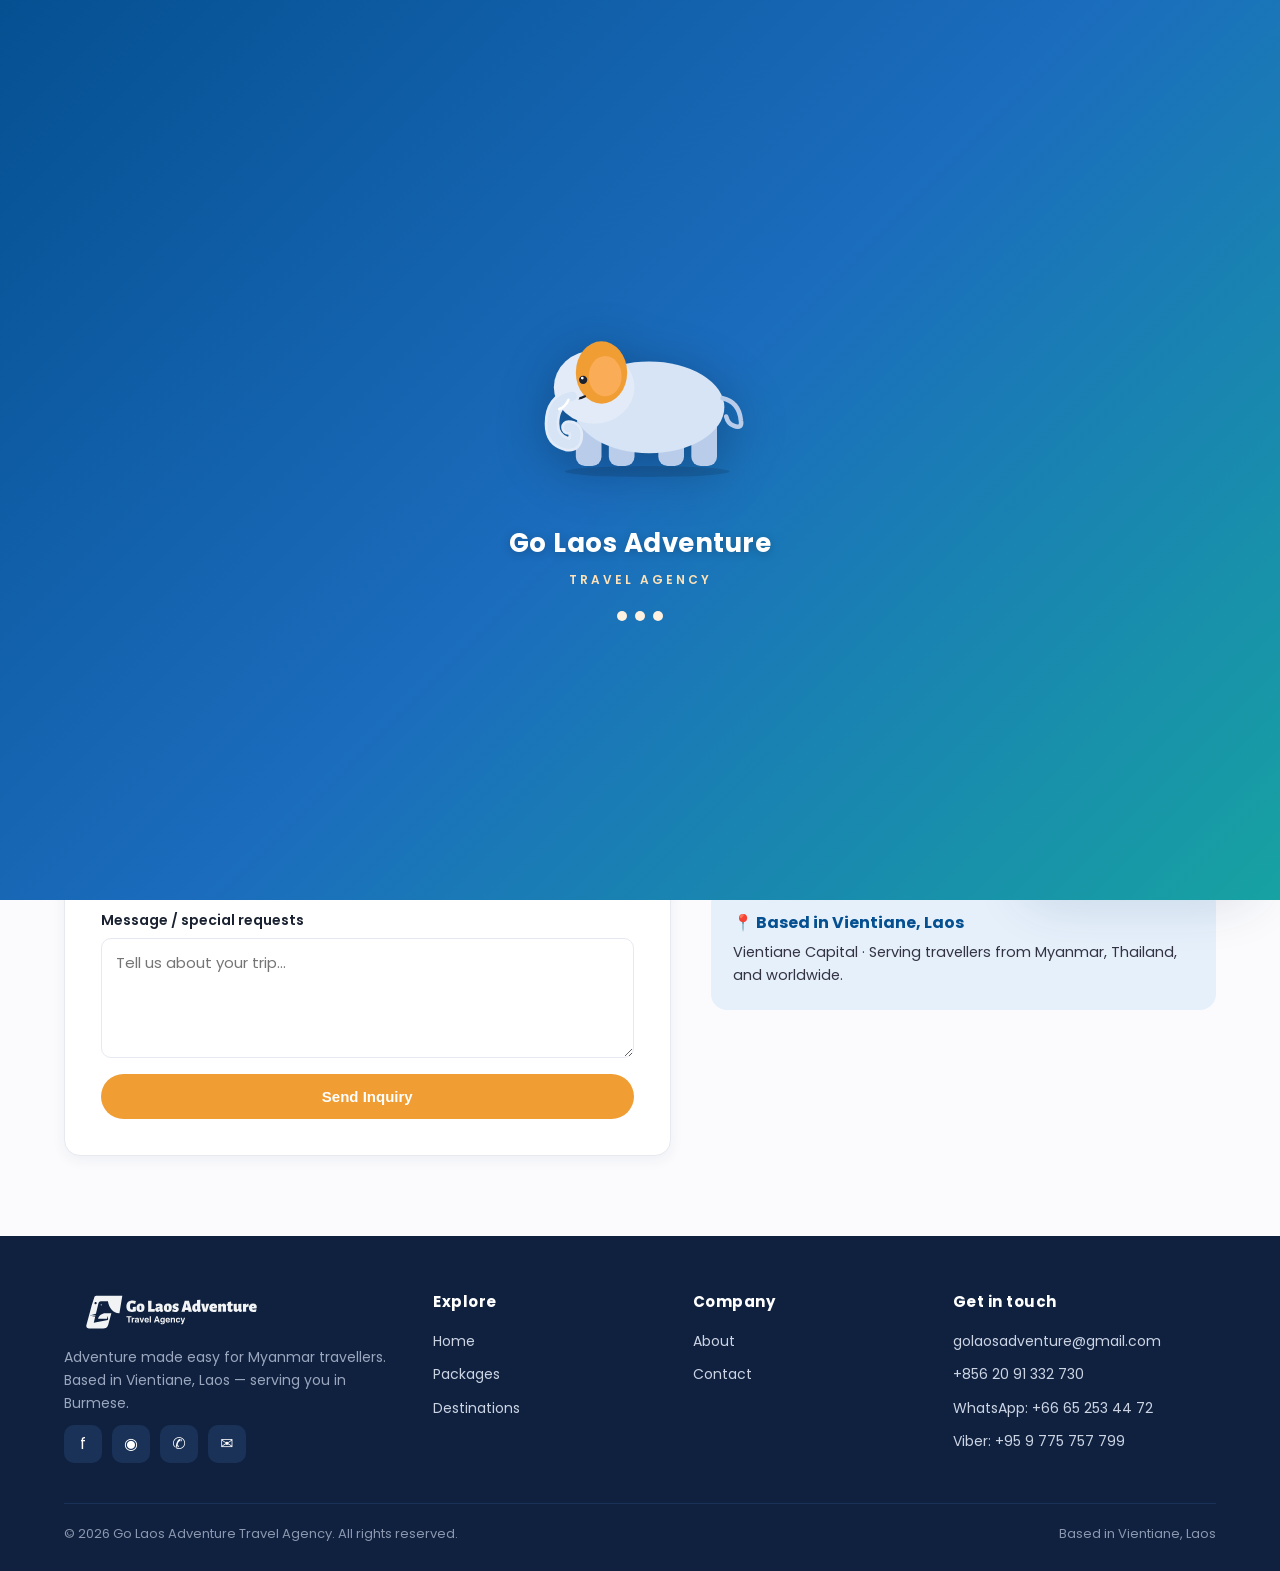
<file: contact.html>
<!doctype html>
<html lang="en">
<head>
<meta charset="utf-8"/>
<meta name="viewport" content="width=device-width,initial-scale=1"/>
<title>Contact Go Laos Adventure — WhatsApp, Viber & Inquiry Form | Vientiane, Laos</title>

<!-- ========== Primary SEO ========== -->
<meta name="description" content="Contact Go Laos Adventure in Vientiane, Laos. Chat on WhatsApp (+66 65 253 44 72), Viber (+95 9 775 757 799), or phone (+856 20 91 332 730). Inquiry form replies within 24 hours."/>
<meta name="keywords" content="contact Go Laos Adventure, Laos travel agency contact, book Laos tour, Laos tour WhatsApp, Laos travel agency Viber, Vientiane travel agency phone, golaosadventure email"/>
<meta name="author" content="Go Laos Adventure Travel Agency"/>
<meta name="robots" content="index, follow, max-image-preview:large"/>
<meta name="theme-color" content="#055091"/>
<meta name="geo.region" content="LA-VT"/>
<meta name="geo.placename" content="Vientiane, Laos"/>
<meta name="geo.position" content="17.9757;102.6331"/>
<meta name="ICBM" content="17.9757, 102.6331"/>

<!-- ========== Canonical + hreflang ========== -->
<link rel="canonical" href="https://golaosadventure.com/contact.html"/>
<link rel="alternate" hreflang="en" href="https://golaosadventure.com/contact.html"/>
<link rel="alternate" hreflang="my" href="https://golaosadventure.com/contact.html?lang=my"/>
<link rel="alternate" hreflang="x-default" href="https://golaosadventure.com/contact.html"/>

<!-- ========== Open Graph ========== -->
<meta property="og:type" content="website"/>
<meta property="og:site_name" content="Go Laos Adventure"/>
<meta property="og:title" content="Contact Go Laos Adventure — Reply within 24 hours"/>
<meta property="og:description" content="Ready to travel Laos? Send an inquiry or chat on WhatsApp / Viber in Burmese, English, Thai or Lao. Free quote within 24 hours."/>
<meta property="og:url" content="https://golaosadventure.com/contact.html"/>
<meta property="og:image" content="https://golaosadventure.com/images/photos/kuang-si-waterfall.jpg"/>
<meta property="og:image:secure_url" content="https://golaosadventure.com/images/photos/kuang-si-waterfall.jpg"/>
<meta property="og:image:type" content="image/jpeg"/>
<meta property="og:image:alt" content="Kuang Si Waterfall near Luang Prabang, Laos"/>
<meta property="og:locale" content="en_US"/>
<meta property="og:locale:alternate" content="my_MM"/>

<!-- ========== Twitter / X Card ========== -->
<meta name="twitter:card" content="summary_large_image"/>
<meta name="twitter:site" content="@golaosadventure"/>
<meta name="twitter:title" content="Contact Go Laos Adventure — Laos Tours for Myanmar Travellers"/>
<meta name="twitter:description" content="Inquiry form, WhatsApp and Viber support. Reply within 24 hours in Burmese, English, Thai or Lao."/>
<meta name="twitter:image" content="https://golaosadventure.com/images/photos/kuang-si-waterfall.jpg"/>

<!-- ========== Favicons ========== -->
<link rel="icon" type="image/svg+xml" href="images/logo-mark.svg"/>
<link rel="apple-touch-icon" href="images/logo-mark.svg"/>

<!-- ========== Fonts ========== -->
<link rel="preconnect" href="https://fonts.googleapis.com"/>
<link rel="preconnect" href="https://fonts.gstatic.com" crossorigin/>
<link href="https://fonts.googleapis.com/css2?family=Poppins:wght@400;500;600;700;800&family=Noto+Sans+Myanmar:wght@400;500;600;700&display=swap" rel="stylesheet"/>
<link rel="stylesheet" href="css/style.css"/>

<!-- ========== Structured Data: ContactPage + LocalBusiness ========== -->
<script type="application/ld+json">
{
  "@context": "https://schema.org",
  "@graph": [
    {
      "@type": "ContactPage",
      "@id": "https://golaosadventure.com/contact.html#page",
      "url": "https://golaosadventure.com/contact.html",
      "name": "Contact Go Laos Adventure",
      "description": "Contact Go Laos Adventure via inquiry form, WhatsApp, Viber, phone or email. Based in Vientiane, Laos.",
      "inLanguage": ["en", "my"]
    },
    {
      "@type": "LocalBusiness",
      "@id": "https://golaosadventure.com/#localbusiness",
      "name": "Go Laos Adventure",
      "image": "https://golaosadventure.com/images/photos/pha-that-luang.jpg",
      "logo": "https://golaosadventure.com/images/logo.svg",
      "url": "https://golaosadventure.com/",
      "email": "golaosadventure@gmail.com",
      "telephone": "+856-20-91-332-730",
      "priceRange": "฿฿",
      "address": {
        "@type": "PostalAddress",
        "addressLocality": "Vientiane",
        "addressRegion": "Vientiane Capital",
        "addressCountry": "LA"
      },
      "geo": {
        "@type": "GeoCoordinates",
        "latitude": 17.9757,
        "longitude": 102.6331
      },
      "areaServed": ["Laos", "Myanmar", "Thailand"],
      "openingHoursSpecification": [{
        "@type": "OpeningHoursSpecification",
        "dayOfWeek": ["Monday","Tuesday","Wednesday","Thursday","Friday","Saturday","Sunday"],
        "opens": "08:00",
        "closes": "20:00"
      }],
      "sameAs": [
        "https://wa.me/66652534472",
        "viber://chat?number=%2B959775757799"
      ]
    },
    {
      "@type": "BreadcrumbList",
      "itemListElement": [
        { "@type": "ListItem", "position": 1, "name": "Home",    "item": "https://golaosadventure.com/" },
        { "@type": "ListItem", "position": 2, "name": "Contact", "item": "https://golaosadventure.com/contact.html" }
      ]
    }
  ]
}
</script>
</head>
<body>

<div class="loader" aria-label="Loading">
  <svg class="elephant" viewBox="0 0 240 220" xmlns="http://www.w3.org/2000/svg" aria-hidden="true">
    <rect x="50" y="140" width="28" height="54" rx="10" fill="#B9CDEB"/><rect x="86" y="146" width="28" height="48" rx="10" fill="#B9CDEB"/><rect x="140" y="146" width="28" height="48" rx="10" fill="#B9CDEB"/><rect x="176" y="140" width="28" height="54" rx="10" fill="#B9CDEB"/>
    <ellipse cx="130" cy="130" rx="82" ry="50" fill="#D6E4F5"/>
    <path d="M210 120 q18 4 20 24 q2 10 -8 6 q-6 -2 -8 -10" fill="none" stroke="#B9CDEB" stroke-width="5" stroke-linecap="round"/>
    <ellipse cx="70" cy="108" rx="44" ry="40" fill="#E2EBF7"/>
    <g class="ear" transform-origin="78 92"><ellipse cx="78" cy="92" rx="28" ry="34" fill="#F09D33"/><ellipse cx="82" cy="96" rx="18" ry="22" fill="#FFB366" opacity=".7"/></g>
    <circle cx="58" cy="100" r="4.5" fill="#1A2232"/><circle cx="57" cy="98" r="1.5" fill="#fff"/>
    <path d="M44 118 q8 5 16 0" fill="none" stroke="#1A2232" stroke-width="2.5" stroke-linecap="round"/>
    <g class="trunk" transform-origin="40 118"><path d="M46 118 q-22 4 -22 30 q0 18 16 22 q10 2 10 -10 q0 -8 -8 -8" fill="none" stroke="#E2EBF7" stroke-width="16" stroke-linecap="round"/><path d="M46 118 q-22 4 -22 30 q0 18 16 22 q10 2 10 -10 q0 -8 -8 -8" fill="none" stroke="#D6E4F5" stroke-width="10" stroke-linecap="round"/></g>
    <path d="M42 122 q-4 8 -10 10" fill="none" stroke="#fff" stroke-width="3" stroke-linecap="round"/>
    <ellipse cx="128" cy="200" rx="90" ry="6" fill="rgba(0,0,0,.12)"/>
  </svg>
  <div class="brand-title" data-i18n="loader.title">Go Laos Adventure</div><div class="brand-sub" data-i18n="loader.sub">TRAVEL AGENCY</div>
  <div class="dots"><span></span><span></span><span></span></div>
</div>

<header class="site-header">
  <div class="nav">
    <a class="logo" href="index.html"><img src="images/logo.svg" alt="Go Laos Adventure"/></a>
    <button class="menu-toggle">☰</button>
    <ul class="nav-links">
      <li><a href="index.html" data-i18n="nav.home">Home</a></li>
      <li><a href="packages.html" data-i18n="nav.packages">Packages</a></li>
      <li><a href="destinations.html" data-i18n="nav.destinations">Destinations</a></li>
      <li><a href="about.html" data-i18n="nav.about">About</a></li>
      <li><a class="active" href="contact.html" data-i18n="nav.contact">Contact</a></li>
    </ul>
    <div class="nav-right">
      <div class="lang-toggle"><button data-lang="en" class="active">EN</button><button data-lang="my">မြန်မာ</button></div>
      <a href="contact.html" class="btn btn-primary" data-i18n="nav.book">Book Now</a>
    </div>
  </div>
</header>

<section class="page-title">
  <div class="container">
    <h1 data-i18n="pages.contact.title">Contact Us</h1>
    <p data-i18n="pages.contact.sub">Ready to travel? Send us an inquiry — we'll reply within 24 hours.</p>
  </div>
</section>

<section>
  <div class="container">
    <div class="contact-wrap">

      <!-- Inquiry form -->
      <div class="contact-card">
        <h3 style="margin:0 0 20px;font-size:22px;color:var(--ink)" data-i18n="form.title">Send us your inquiry</h3>
        <form id="inquiry-form">
          <div class="form-row">
            <label data-i18n="form.name">Full name</label>
            <input type="text" required placeholder="Name" data-i18n-ph="form.name"/>
          </div>
          <div class="form-row two">
            <div class="form-row" style="margin:0">
              <label data-i18n="form.email">Email address</label>
              <input type="email" required placeholder="you@example.com"/>
            </div>
            <div class="form-row" style="margin:0">
              <label data-i18n="form.phone">Phone / WhatsApp / Viber</label>
              <input type="tel" placeholder="+95 ..."/>
            </div>
          </div>
          <div class="form-row">
            <label data-i18n="form.package">Package interested in</label>
            <select>
              <option data-i18n="form.package.opt1">Vang Vieng — Mountain Escape (2N/3D)</option>
              <option data-i18n="form.package.opt2">Vang Vieng — Blue Lagoon Getaway (2N/3D)</option>
              <option data-i18n="form.package.opt3">Full Laos Trip (6N/7D)</option>
              <option data-i18n="form.package.opt4">Custom / Not sure yet</option>
            </select>
          </div>
          <div class="form-row two">
            <div class="form-row" style="margin:0">
              <label data-i18n="form.date">Preferred travel date</label>
              <input type="date"/>
            </div>
            <div class="form-row" style="margin:0">
              <label data-i18n="form.travellers">Number of travellers</label>
              <input type="number" min="1" value="2"/>
            </div>
          </div>
          <div class="form-row">
            <label data-i18n="form.message">Message / special requests</label>
            <textarea placeholder="Tell us about your trip..."></textarea>
          </div>
          <button type="submit" class="btn btn-primary" style="width:100%" data-i18n="form.submit">Send Inquiry</button>
        </form>
        <div id="form-thanks" style="display:none;padding:30px 0;text-align:center">
          <div style="font-size:56px">🎉</div>
          <p style="font-size:17px;color:var(--ink);margin-top:10px" data-i18n="form.thanks">Thanks! Your inquiry has been sent. We'll reply soon on WhatsApp/Viber.</p>
        </div>
      </div>

      <!-- Direct channels -->
      <div>
        <h3 style="margin:0 0 20px;font-size:22px;color:var(--ink)" data-i18n="form.channels">Or reach us directly</h3>
        <div class="contact-info">
          <a class="ci-wa" href="https://wa.me/66652534472">
            <div class="icon">💬</div>
            <div>
              <span data-i18n="form.channel.wa">WhatsApp</span>
              <small data-i18n="form.channel.wa.s">+66 65 253 44 72 (Thailand)</small>
            </div>
          </a>
          <a class="ci-vi" href="viber://chat?number=%2B959775757799">
            <div class="icon">✉</div>
            <div>
              <span data-i18n="form.channel.vi">Viber</span>
              <small data-i18n="form.channel.vi.s">+95 9 775 757 799 (Myanmar)</small>
            </div>
          </a>
          <a class="ci-ph" href="tel:+85620913 32730">
            <div class="icon">📞</div>
            <div>
              <span data-i18n="form.channel.ph">Phone</span>
              <small data-i18n="form.channel.ph.s">+856 20 91 332 730 (Laos)</small>
            </div>
          </a>
          <a class="ci-em" href="mailto:golaosadventure@gmail.com">
            <div class="icon">✉</div>
            <div>
              <span data-i18n="form.channel.em">Email</span>
              <small data-i18n="form.channel.em.s">golaosadventure@gmail.com</small>
            </div>
          </a>
        </div>

        <div style="margin-top:26px;padding:22px;background:var(--blue-soft);border-radius:var(--radius)">
          <div style="font-weight:700;color:var(--blue);margin-bottom:6px">📍 <span data-i18n="foot.basedin">Based in Vientiane, Laos</span></div>
          <p style="margin:0;color:#334;font-size:14.5px">Vientiane Capital · Serving travellers from Myanmar, Thailand, and worldwide.</p>
        </div>
      </div>

    </div>
  </div>
</section>

<footer>
  <div class="container">
    <div class="footer-grid">
      <div>
        <img src="images/logo.svg" alt="Go Laos Adventure" style="height:44px;filter:brightness(0) invert(1);opacity:.95"/>
        <p style="margin-top:12px" data-i18n="foot.tagline">Adventure made easy for Myanmar travellers.</p>
        <div class="social"><a href="#">f</a><a href="#">◉</a><a href="https://wa.me/66652534472">✆</a><a href="viber://chat?number=%2B959775757799">✉</a></div>
      </div>
      <div><h5 data-i18n="foot.explore">Explore</h5><ul><li><a href="index.html" data-i18n="nav.home">Home</a></li><li><a href="packages.html" data-i18n="nav.packages">Packages</a></li><li><a href="destinations.html" data-i18n="nav.destinations">Destinations</a></li></ul></div>
      <div><h5 data-i18n="foot.company">Company</h5><ul><li><a href="about.html" data-i18n="nav.about">About</a></li><li><a href="contact.html" data-i18n="nav.contact">Contact</a></li></ul></div>
      <div><h5 data-i18n="foot.contact">Get in touch</h5><ul>
        <li><a href="mailto:golaosadventure@gmail.com">golaosadventure@gmail.com</a></li>
        <li><a href="tel:+85620913327 30">+856 20 91 332 730</a></li>
        <li><a href="https://wa.me/66652534472">WhatsApp: +66 65 253 44 72</a></li>
        <li><a href="viber://chat?number=%2B959775757799">Viber: +95 9 775 757 799</a></li>
      </ul></div>
    </div>
    <div class="footer-bottom"><span data-i18n="foot.rights">© 2026 Go Laos Adventure Travel Agency. All rights reserved.</span><span data-i18n="foot.basedin">Based in Vientiane, Laos</span></div>
  </div>
</footer>

<a href="https://wa.me/66652534472" class="float-chat"><span style="font-size:18px">💬</span><span data-i18n="chat.whatsapp">Chat on WhatsApp</span></a>

<script src="js/translations.js"></script>
<script src="js/main.js"></script>
</body>
</html>
</file>
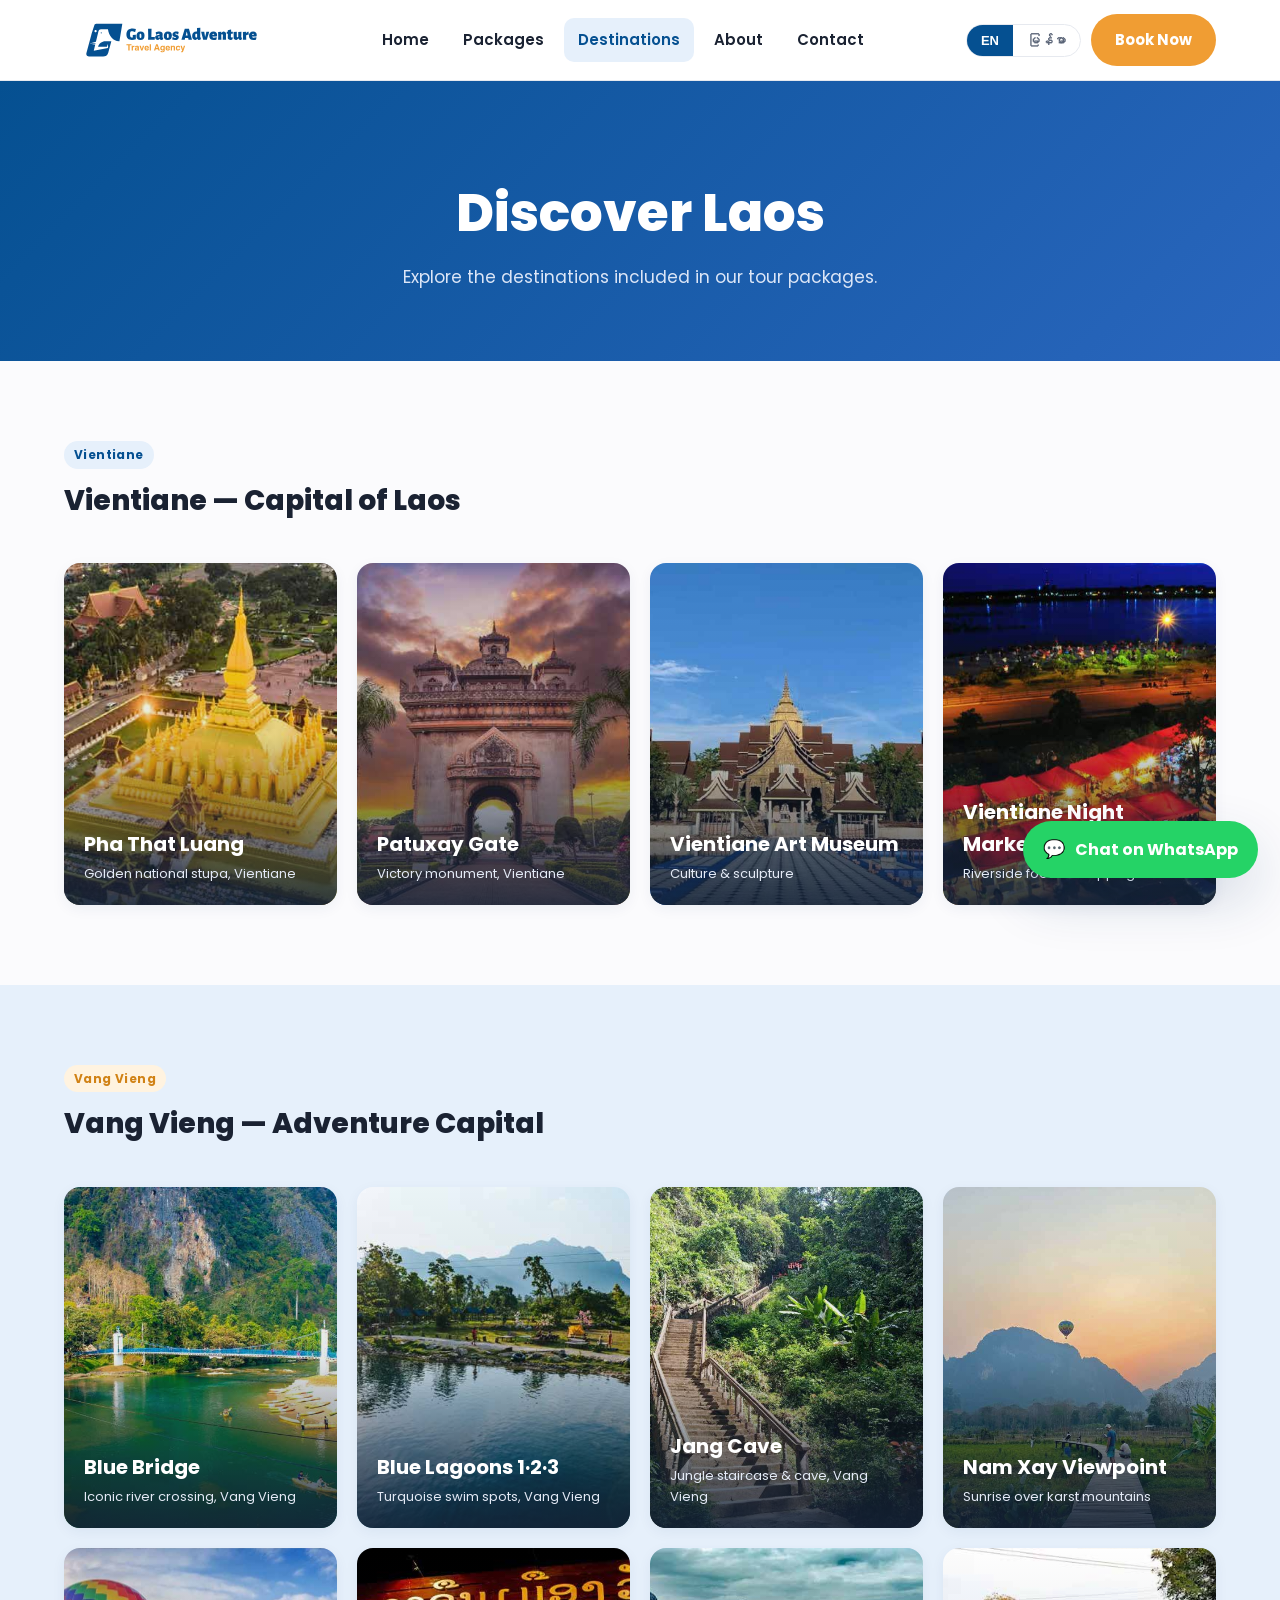
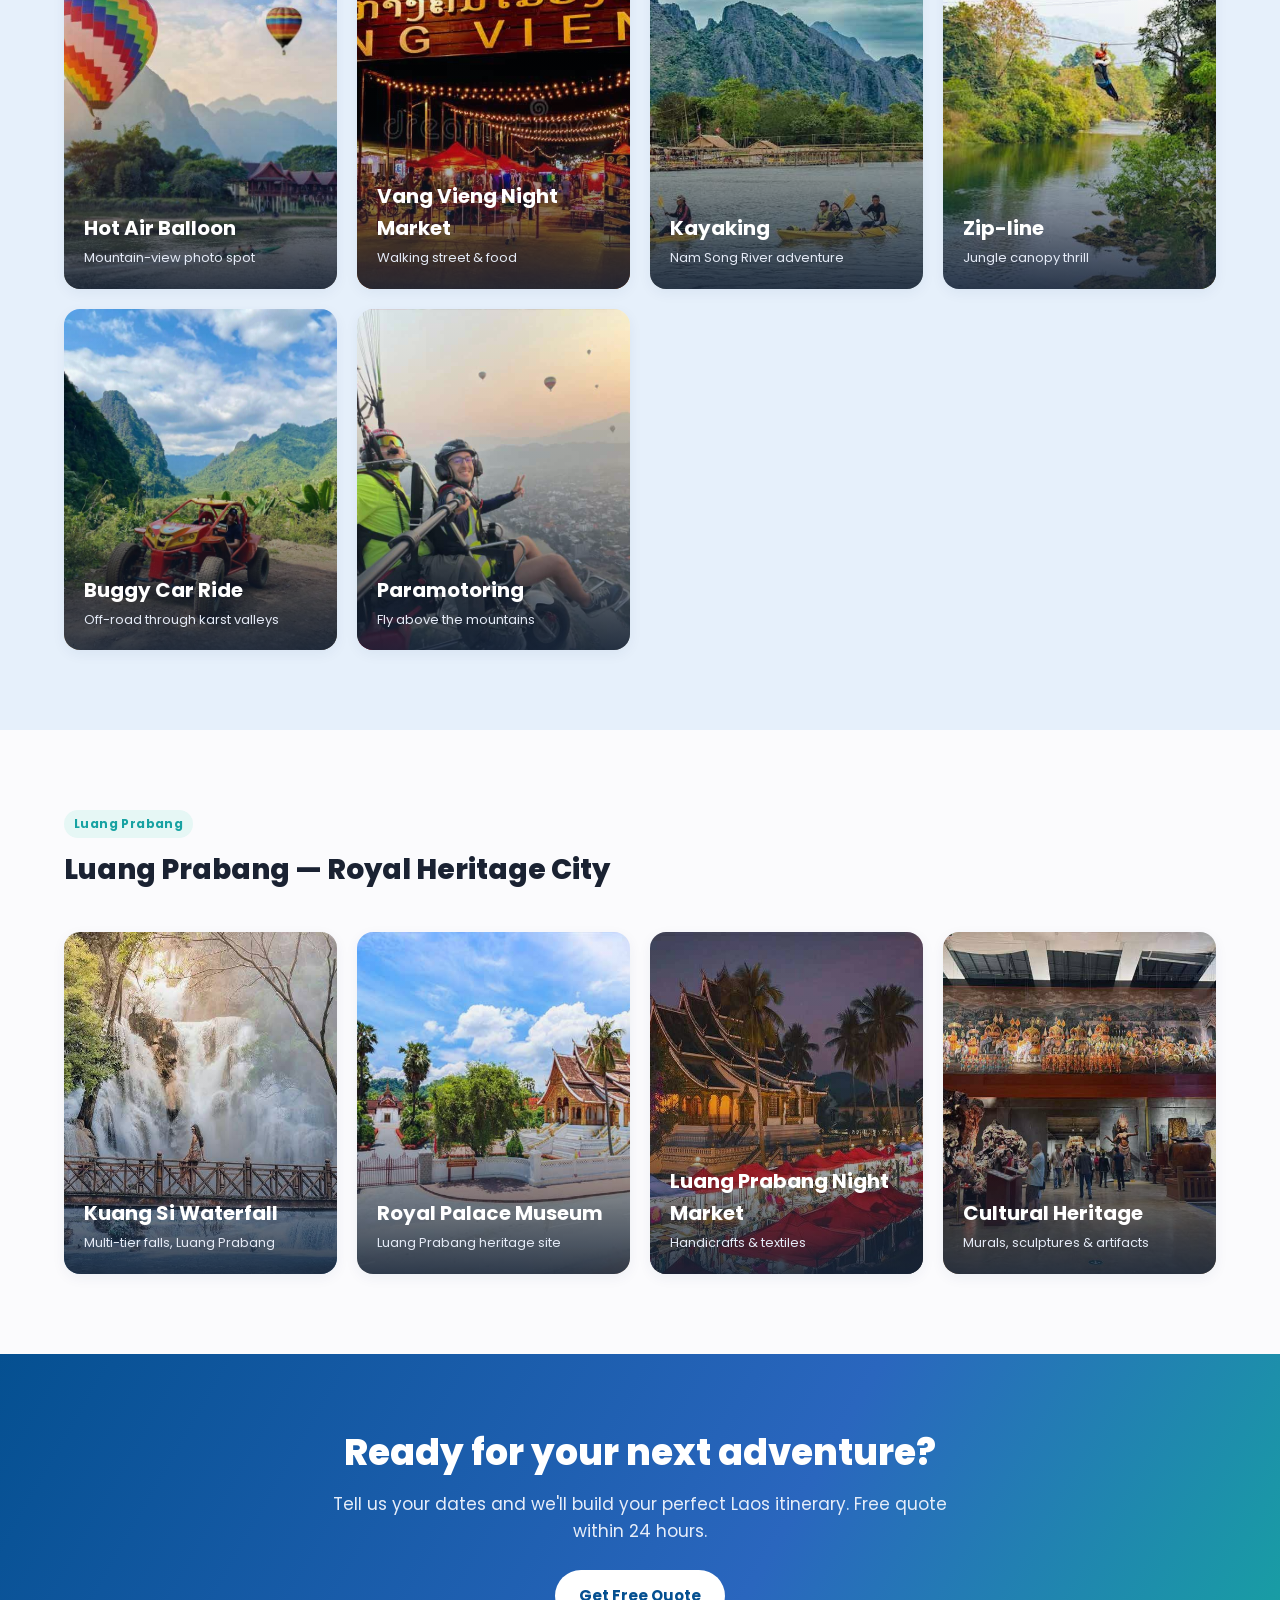
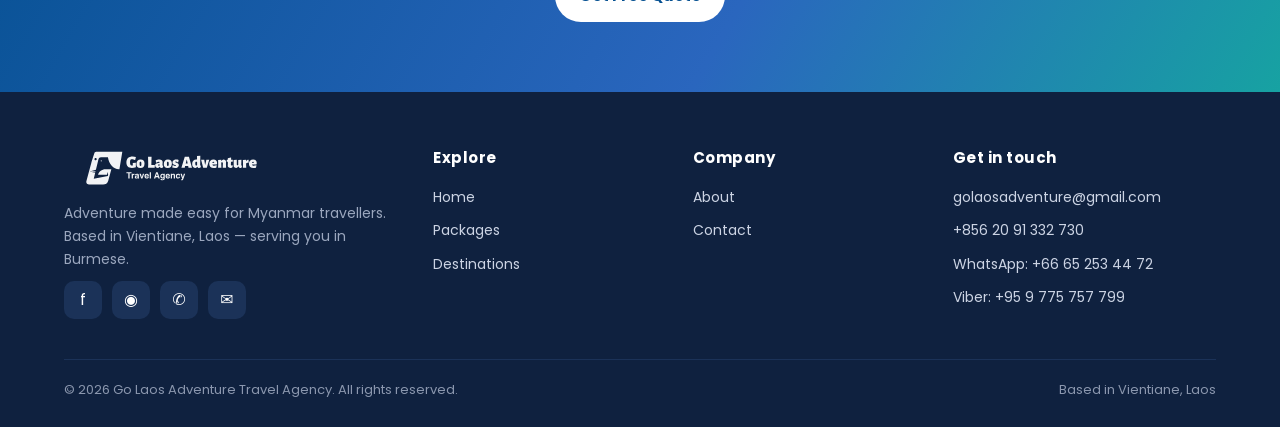
<file: destinations.html>
<!doctype html>
<html lang="en">
<head>
<meta charset="utf-8"/>
<meta name="viewport" content="width=device-width,initial-scale=1"/>
<title>Laos Destinations — Pha That Luang, Blue Lagoons, Kuang Si Waterfall | Go Laos Adventure</title>

<!-- ========== Primary SEO ========== -->
<meta name="description" content="Explore the best of Laos — Pha That Luang, Patuxay Gate, Vientiane Art Museum, Blue Lagoons 1·2·3, Jang Cave, Nam Xay Viewpoint, Kuang Si Waterfall, Royal Palace Museum and night markets across Vientiane, Vang Vieng and Luang Prabang."/>
<meta name="keywords" content="Laos destinations, Pha That Luang, Patuxay Gate Vientiane, Blue Lagoon Vang Vieng, Jang Cave, Nam Xay viewpoint, Kuang Si Waterfall, Royal Palace Museum Luang Prabang, Vang Vieng Night Market, Luang Prabang Night Market, Laos things to do, Laos attractions"/>
<meta name="author" content="Go Laos Adventure Travel Agency"/>
<meta name="robots" content="index, follow, max-image-preview:large"/>
<meta name="theme-color" content="#055091"/>
<meta name="geo.region" content="LA"/>
<meta name="geo.placename" content="Vientiane, Vang Vieng, Luang Prabang"/>

<!-- ========== Canonical + hreflang ========== -->
<link rel="canonical" href="https://golaosadventure.com/destinations.html"/>
<link rel="alternate" hreflang="en" href="https://golaosadventure.com/destinations.html"/>
<link rel="alternate" hreflang="my" href="https://golaosadventure.com/destinations.html?lang=my"/>
<link rel="alternate" hreflang="x-default" href="https://golaosadventure.com/destinations.html"/>

<!-- ========== Open Graph ========== -->
<meta property="og:type" content="website"/>
<meta property="og:site_name" content="Go Laos Adventure"/>
<meta property="og:title" content="Laos Destinations — Pha That Luang, Blue Lagoons, Kuang Si Waterfall"/>
<meta property="og:description" content="Discover 13+ iconic Laos landmarks across Vientiane, Vang Vieng & Luang Prabang — all included in Go Laos Adventure tour packages."/>
<meta property="og:url" content="https://golaosadventure.com/destinations.html"/>
<meta property="og:image" content="https://golaosadventure.com/images/photos/blue-lagoon-3.jpg"/>
<meta property="og:image:secure_url" content="https://golaosadventure.com/images/photos/blue-lagoon-3.jpg"/>
<meta property="og:image:type" content="image/jpeg"/>
<meta property="og:image:alt" content="Turquoise Blue Lagoon 3 with limestone mountains in Vang Vieng, Laos"/>
<meta property="og:locale" content="en_US"/>
<meta property="og:locale:alternate" content="my_MM"/>

<!-- ========== Twitter / X Card ========== -->
<meta name="twitter:card" content="summary_large_image"/>
<meta name="twitter:site" content="@golaosadventure"/>
<meta name="twitter:title" content="Laos Destinations — Landmarks & Natural Wonders"/>
<meta name="twitter:description" content="Pha That Luang · Blue Lagoons · Kuang Si Falls · Royal Palace — every iconic Laos spot, one site."/>
<meta name="twitter:image" content="https://golaosadventure.com/images/photos/blue-lagoon-3.jpg"/>

<!-- ========== Favicons ========== -->
<link rel="icon" type="image/svg+xml" href="images/logo-mark.svg"/>
<link rel="apple-touch-icon" href="images/logo-mark.svg"/>

<!-- ========== Fonts ========== -->
<link rel="preconnect" href="https://fonts.googleapis.com"/>
<link rel="preconnect" href="https://fonts.gstatic.com" crossorigin/>
<link href="https://fonts.googleapis.com/css2?family=Poppins:wght@400;500;600;700;800&family=Noto+Sans+Myanmar:wght@400;500;600;700&display=swap" rel="stylesheet"/>
<link rel="stylesheet" href="css/style.css"/>

<!-- ========== Structured Data: Destinations CollectionPage ========== -->
<script type="application/ld+json">
{
  "@context": "https://schema.org",
  "@graph": [
    {
      "@type": "CollectionPage",
      "@id": "https://golaosadventure.com/destinations.html#page",
      "url": "https://golaosadventure.com/destinations.html",
      "name": "Laos Destinations",
      "description": "Curated Laos landmarks across Vientiane, Vang Vieng and Luang Prabang included in Go Laos Adventure tour packages.",
      "inLanguage": ["en", "my"],
      "isPartOf": { "@id": "https://golaosadventure.com/#website" }
    },
    {
      "@type": "ItemList",
      "itemListOrder": "https://schema.org/ItemListOrderAscending",
      "numberOfItems": 14,
      "itemListElement": [
        { "@type": "ListItem", "position": 1,  "item": { "@type": "TouristAttraction", "name": "Pha That Luang",          "description": "Laos' most sacred golden stupa, Vientiane.",    "image": "https://golaosadventure.com/images/photos/pha-that-luang.jpg" } },
        { "@type": "ListItem", "position": 2,  "item": { "@type": "TouristAttraction", "name": "Patuxay Gate",             "description": "Victory monument at the heart of Vientiane.",   "image": "https://golaosadventure.com/images/photos/patuxay-gate.jpg" } },
        { "@type": "ListItem", "position": 3,  "item": { "@type": "TouristAttraction", "name": "Vientiane Art Museum",     "description": "Culture, murals and sculpture in Vientiane.",   "image": "https://golaosadventure.com/images/photos/vientiane-art-museum.jpg" } },
        { "@type": "ListItem", "position": 4,  "item": { "@type": "TouristAttraction", "name": "Vientiane Night Market",   "description": "Riverside food, shopping and evening walk.",    "image": "https://golaosadventure.com/images/photos/vientiane-night-market.jpg" } },
        { "@type": "ListItem", "position": 5,  "item": { "@type": "TouristAttraction", "name": "Blue Bridge",              "description": "Iconic Vang Vieng river crossing.",             "image": "https://golaosadventure.com/images/photos/blue-bridge.jpg" } },
        { "@type": "ListItem", "position": 6,  "item": { "@type": "TouristAttraction", "name": "Blue Lagoons 1·2·3",       "description": "Turquoise swim spots outside Vang Vieng.",      "image": "https://golaosadventure.com/images/photos/blue-lagoon-2.jpg" } },
        { "@type": "ListItem", "position": 7,  "item": { "@type": "TouristAttraction", "name": "Jang Cave",                "description": "Jungle staircase leading to a limestone cave.","image": "https://golaosadventure.com/images/photos/jang-cave.jpg" } },
        { "@type": "ListItem", "position": 8,  "item": { "@type": "TouristAttraction", "name": "Nam Xay Viewpoint",        "description": "Sunrise mountain viewpoint in Vang Vieng.",    "image": "https://golaosadventure.com/images/photos/mountain-view.jpg" } },
        { "@type": "ListItem", "position": 9,  "item": { "@type": "TouristAttraction", "name": "Hot Air Balloon",          "description": "Sunrise balloon flight over Vang Vieng.",      "image": "https://golaosadventure.com/images/photos/hot-air-balloon.jpg" } },
        { "@type": "ListItem", "position": 10, "item": { "@type": "TouristAttraction", "name": "Kuang Si Waterfall",       "description": "Multi-tier turquoise falls near Luang Prabang.","image": "https://golaosadventure.com/images/photos/kuang-si-waterfall.jpg" } },
        { "@type": "ListItem", "position": 11, "item": { "@type": "TouristAttraction", "name": "Royal Palace Museum",      "description": "UNESCO heritage palace in Luang Prabang.",      "image": "https://golaosadventure.com/images/photos/royal-palace-museum.jpg" } },
        { "@type": "ListItem", "position": 12, "item": { "@type": "TouristAttraction", "name": "Luang Prabang Night Market","description": "Handicrafts and textiles market at sunset.",   "image": "https://golaosadventure.com/images/photos/luang-prabang-night-market.jpg" } }
      ]
    },
    {
      "@type": "BreadcrumbList",
      "itemListElement": [
        { "@type": "ListItem", "position": 1, "name": "Home",         "item": "https://golaosadventure.com/" },
        { "@type": "ListItem", "position": 2, "name": "Destinations", "item": "https://golaosadventure.com/destinations.html" }
      ]
    }
  ]
}
</script>
</head>
<body>

<div class="loader" aria-label="Loading">
  <svg class="elephant" viewBox="0 0 240 220" xmlns="http://www.w3.org/2000/svg" aria-hidden="true">
    <rect x="50" y="140" width="28" height="54" rx="10" fill="#B9CDEB"/><rect x="86" y="146" width="28" height="48" rx="10" fill="#B9CDEB"/><rect x="140" y="146" width="28" height="48" rx="10" fill="#B9CDEB"/><rect x="176" y="140" width="28" height="54" rx="10" fill="#B9CDEB"/>
    <ellipse cx="130" cy="130" rx="82" ry="50" fill="#D6E4F5"/>
    <path d="M210 120 q18 4 20 24 q2 10 -8 6 q-6 -2 -8 -10" fill="none" stroke="#B9CDEB" stroke-width="5" stroke-linecap="round"/>
    <ellipse cx="70" cy="108" rx="44" ry="40" fill="#E2EBF7"/>
    <g class="ear" transform-origin="78 92"><ellipse cx="78" cy="92" rx="28" ry="34" fill="#F09D33"/><ellipse cx="82" cy="96" rx="18" ry="22" fill="#FFB366" opacity=".7"/></g>
    <circle cx="58" cy="100" r="4.5" fill="#1A2232"/><circle cx="57" cy="98" r="1.5" fill="#fff"/>
    <path d="M44 118 q8 5 16 0" fill="none" stroke="#1A2232" stroke-width="2.5" stroke-linecap="round"/>
    <g class="trunk" transform-origin="40 118"><path d="M46 118 q-22 4 -22 30 q0 18 16 22 q10 2 10 -10 q0 -8 -8 -8" fill="none" stroke="#E2EBF7" stroke-width="16" stroke-linecap="round"/><path d="M46 118 q-22 4 -22 30 q0 18 16 22 q10 2 10 -10 q0 -8 -8 -8" fill="none" stroke="#D6E4F5" stroke-width="10" stroke-linecap="round"/></g>
    <path d="M42 122 q-4 8 -10 10" fill="none" stroke="#fff" stroke-width="3" stroke-linecap="round"/>
    <ellipse cx="128" cy="200" rx="90" ry="6" fill="rgba(0,0,0,.12)"/>
  </svg>
  <div class="brand-title" data-i18n="loader.title">Go Laos Adventure</div><div class="brand-sub" data-i18n="loader.sub">TRAVEL AGENCY</div>
  <div class="dots"><span></span><span></span><span></span></div>
</div>

<header class="site-header">
  <div class="nav">
    <a class="logo" href="index.html"><img src="images/logo.svg" alt="Go Laos Adventure"/></a>
    <button class="menu-toggle">☰</button>
    <ul class="nav-links">
      <li><a href="index.html" data-i18n="nav.home">Home</a></li>
      <li><a href="packages.html" data-i18n="nav.packages">Packages</a></li>
      <li><a class="active" href="destinations.html" data-i18n="nav.destinations">Destinations</a></li>
      <li><a href="about.html" data-i18n="nav.about">About</a></li>
      <li><a href="contact.html" data-i18n="nav.contact">Contact</a></li>
    </ul>
    <div class="nav-right">
      <div class="lang-toggle"><button data-lang="en" class="active">EN</button><button data-lang="my">မြန်မာ</button></div>
      <a href="contact.html" class="btn btn-primary" data-i18n="nav.book">Book Now</a>
    </div>
  </div>
</header>

<section class="page-title">
  <div class="container">
    <h1 data-i18n="pages.dest.title">Discover Laos</h1>
    <p data-i18n="pages.dest.sub">Explore the destinations included in our tour packages.</p>
  </div>
</section>

<section>
  <div class="container">
    <div style="margin-bottom:40px">
      <span class="chip chip-blue">Vientiane</span>
      <h2 style="font-size:28px;margin:10px 0 6px;font-weight:800">Vientiane — Capital of Laos</h2>
    </div>
    <div class="dest-grid">
      <div class="dest-card"><div class="img" style="background-image:url('images/photos/pha-that-luang.jpg')"></div><div class="caption"><h4 data-i18n="d.phathatluang">Pha That Luang</h4><p data-i18n="d.phathatluang.s">Golden national stupa</p></div></div>
      <div class="dest-card"><div class="img" style="background-image:url('images/photos/patuxay-gate.jpg')"></div><div class="caption"><h4 data-i18n="d.patuxay">Patuxay Gate</h4><p data-i18n="d.patuxay.s">Victory monument</p></div></div>
      <div class="dest-card"><div class="img" style="background-image:url('images/photos/vientiane-art-museum.jpg')"></div><div class="caption"><h4 data-i18n="d.artmuseum">Vientiane Art Museum</h4><p data-i18n="d.artmuseum.s">Culture &amp; sculpture</p></div></div>
      <div class="dest-card"><div class="img" style="background-image:url('images/photos/vientiane-night-market.jpg')"></div><div class="caption"><h4>Vientiane Night Market</h4><p>Riverside food &amp; shopping</p></div></div>
    </div>
  </div>
</section>

<section style="background:var(--blue-soft)">
  <div class="container">
    <div style="margin-bottom:40px">
      <span class="chip chip-orange">Vang Vieng</span>
      <h2 style="font-size:28px;margin:10px 0 6px;font-weight:800">Vang Vieng — Adventure Capital</h2>
    </div>
    <div class="dest-grid">
      <div class="dest-card"><div class="img" style="background-image:url('images/photos/blue-bridge.jpg')"></div><div class="caption"><h4 data-i18n="d.bluebridge">Blue Bridge</h4><p data-i18n="d.bluebridge.s">Iconic river crossing</p></div></div>
      <div class="dest-card"><div class="img" style="background-image:url('images/photos/blue-lagoon-2.jpg')"></div><div class="caption"><h4 data-i18n="d.lagoon">Blue Lagoons 1·2·3</h4><p data-i18n="d.lagoon.s">Turquoise swim spots</p></div></div>
      <div class="dest-card"><div class="img" style="background-image:url('images/photos/jang-cave.jpg')"></div><div class="caption"><h4 data-i18n="d.jangcave">Jang Cave</h4><p data-i18n="d.jangcave.s">Jungle staircase &amp; cave</p></div></div>
      <div class="dest-card"><div class="img" style="background-image:url('images/photos/mountain-view.jpg')"></div><div class="caption"><h4 data-i18n="d.namxay">Nam Xay Viewpoint</h4><p data-i18n="d.namxay.s">Sunrise over karst mountains</p></div></div>
      <div class="dest-card"><div class="img" style="background-image:url('images/photos/hot-air-balloon.jpg')"></div><div class="caption"><h4 data-i18n="d.balloon">Hot Air Balloon</h4><p data-i18n="d.balloon.s">Mountain-view photo spot</p></div></div>
      <div class="dest-card"><div class="img" style="background-image:url('images/photos/vang-vieng-night-market.jpg')"></div><div class="caption"><h4>Vang Vieng Night Market</h4><p>Walking street &amp; food</p></div></div>
      <div class="dest-card"><div class="img" style="background-image:url('images/photos/kayaking.jpg')"></div><div class="caption"><h4>Kayaking</h4><p>Nam Song River adventure</p></div></div>
      <div class="dest-card"><div class="img" style="background-image:url('images/photos/zipline.jpg')"></div><div class="caption"><h4>Zip-line</h4><p>Jungle canopy thrill</p></div></div>
      <div class="dest-card"><div class="img" style="background-image:url('images/photos/buggy-car.jpg')"></div><div class="caption"><h4>Buggy Car Ride</h4><p>Off-road through karst valleys</p></div></div>
      <div class="dest-card"><div class="img" style="background-image:url('images/photos/paramotoring.jpg')"></div><div class="caption"><h4>Paramotoring</h4><p>Fly above the mountains</p></div></div>
    </div>
  </div>
</section>

<section>
  <div class="container">
    <div style="margin-bottom:40px">
      <span class="chip chip-teal">Luang Prabang</span>
      <h2 style="font-size:28px;margin:10px 0 6px;font-weight:800">Luang Prabang — Royal Heritage City</h2>
    </div>
    <div class="dest-grid">
      <div class="dest-card"><div class="img" style="background-image:url('images/photos/kuang-si-waterfall.jpg')"></div><div class="caption"><h4 data-i18n="d.kuangsi">Kuang Si Waterfall</h4><p data-i18n="d.kuangsi.s">Multi-tier falls</p></div></div>
      <div class="dest-card"><div class="img" style="background-image:url('images/photos/royal-palace-museum.jpg')"></div><div class="caption"><h4 data-i18n="d.royal">Royal Palace Museum</h4><p data-i18n="d.royal.s">UNESCO heritage</p></div></div>
      <div class="dest-card"><div class="img" style="background-image:url('images/photos/luang-prabang-night-market.jpg')"></div><div class="caption"><h4>Luang Prabang Night Market</h4><p>Handicrafts &amp; textiles</p></div></div>
      <div class="dest-card"><div class="img" style="background-image:url('images/photos/art-museum-interior.jpg')"></div><div class="caption"><h4>Cultural Heritage</h4><p>Murals, sculptures &amp; artifacts</p></div></div>
    </div>
  </div>
</section>

<section class="cta-band">
  <h3 data-i18n="cta.title">Ready for your next adventure?</h3>
  <p data-i18n="cta.sub">Tell us your dates and we'll build your perfect Laos itinerary. Free quote within 24 hours.</p>
  <a href="contact.html" class="btn btn-primary" data-i18n="cta.btn">Get Free Quote</a>
</section>

<footer>
  <div class="container">
    <div class="footer-grid">
      <div>
        <img src="images/logo.svg" alt="Go Laos Adventure" style="height:44px;filter:brightness(0) invert(1);opacity:.95"/>
        <p style="margin-top:12px" data-i18n="foot.tagline">Adventure made easy for Myanmar travellers.</p>
        <div class="social"><a href="#">f</a><a href="#">◉</a><a href="https://wa.me/66652534472">✆</a><a href="viber://chat?number=%2B959775757799">✉</a></div>
      </div>
      <div><h5 data-i18n="foot.explore">Explore</h5><ul><li><a href="index.html" data-i18n="nav.home">Home</a></li><li><a href="packages.html" data-i18n="nav.packages">Packages</a></li><li><a href="destinations.html" data-i18n="nav.destinations">Destinations</a></li></ul></div>
      <div><h5 data-i18n="foot.company">Company</h5><ul><li><a href="about.html" data-i18n="nav.about">About</a></li><li><a href="contact.html" data-i18n="nav.contact">Contact</a></li></ul></div>
      <div><h5 data-i18n="foot.contact">Get in touch</h5><ul>
        <li><a href="mailto:golaosadventure@gmail.com">golaosadventure@gmail.com</a></li>
        <li><a href="tel:+85620913327 30">+856 20 91 332 730</a></li>
        <li><a href="https://wa.me/66652534472">WhatsApp: +66 65 253 44 72</a></li>
        <li><a href="viber://chat?number=%2B959775757799">Viber: +95 9 775 757 799</a></li>
      </ul></div>
    </div>
    <div class="footer-bottom"><span data-i18n="foot.rights">© 2026 Go Laos Adventure Travel Agency. All rights reserved.</span><span data-i18n="foot.basedin">Based in Vientiane, Laos</span></div>
  </div>
</footer>

<a href="https://wa.me/66652534472" class="float-chat"><span style="font-size:18px">💬</span><span data-i18n="chat.whatsapp">Chat on WhatsApp</span></a>

<script src="js/translations.js"></script>
<script src="js/main.js"></script>
</body>
</html>
</file>
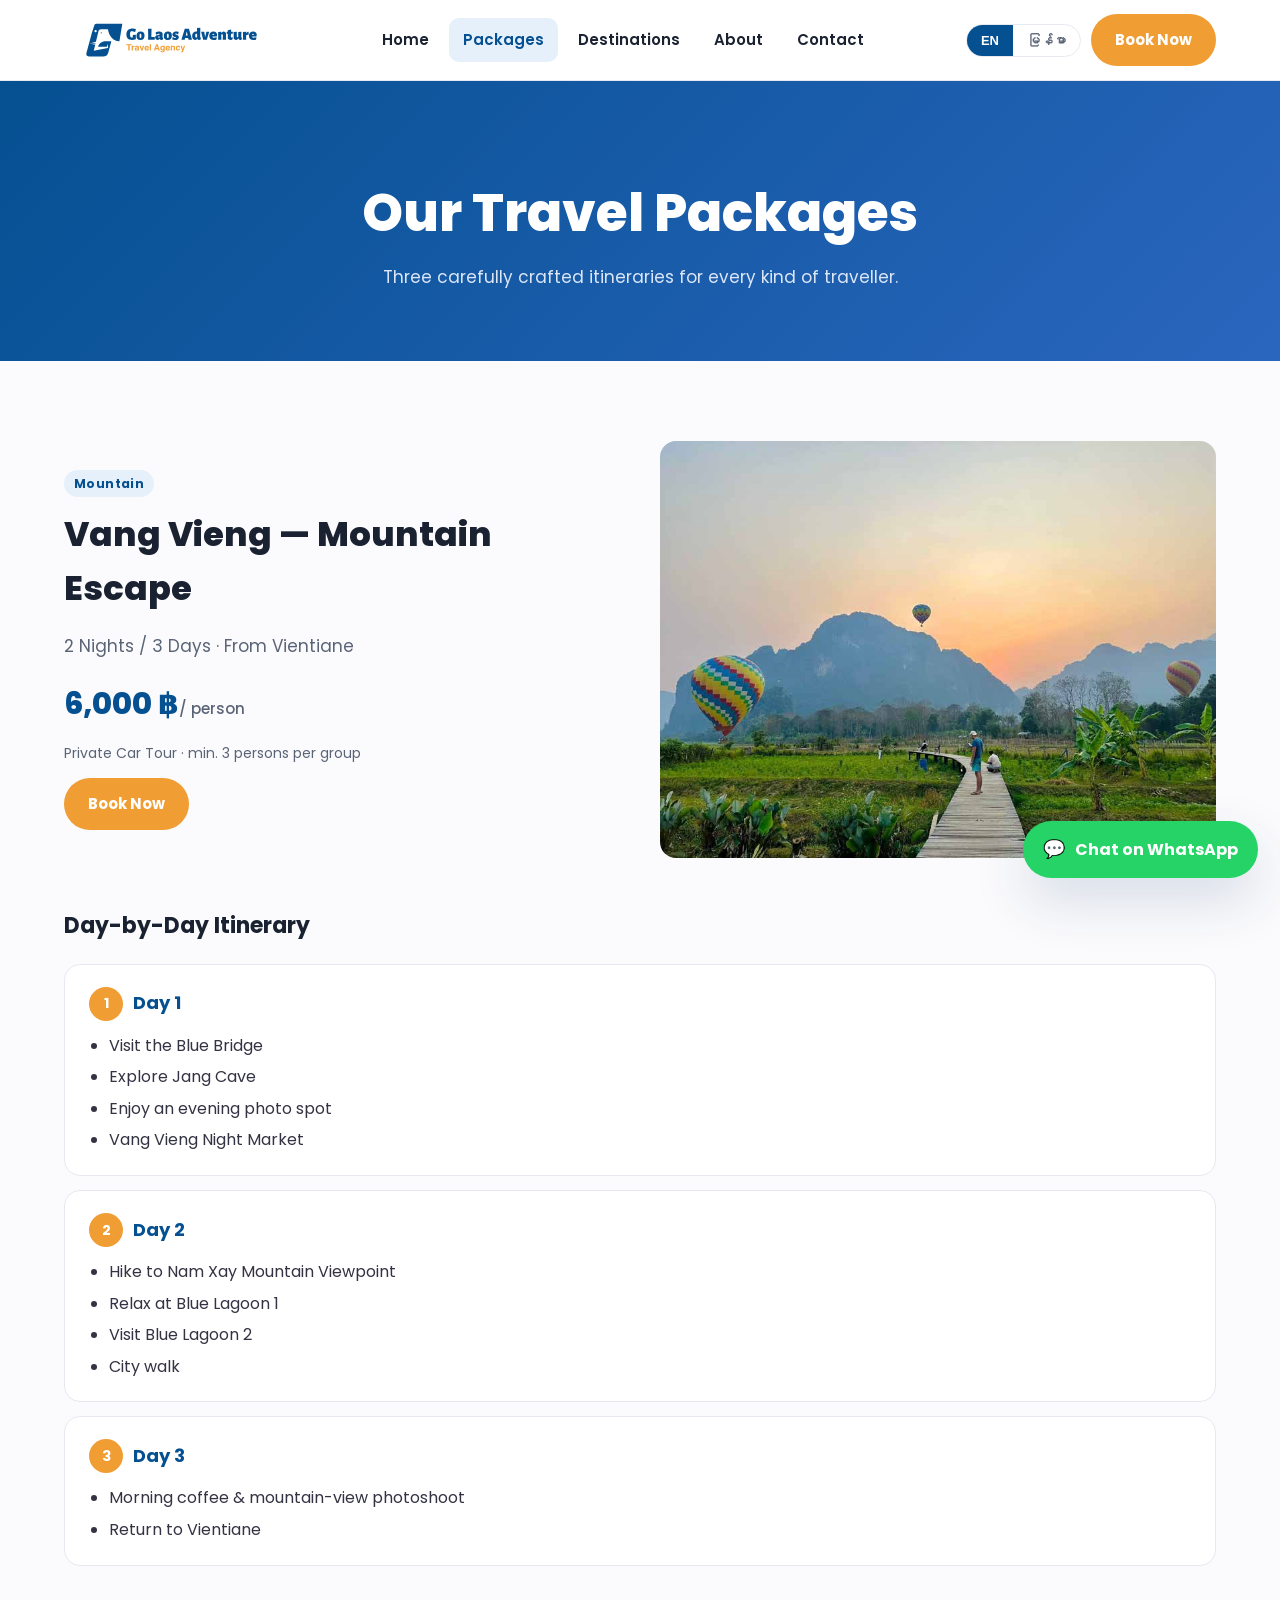
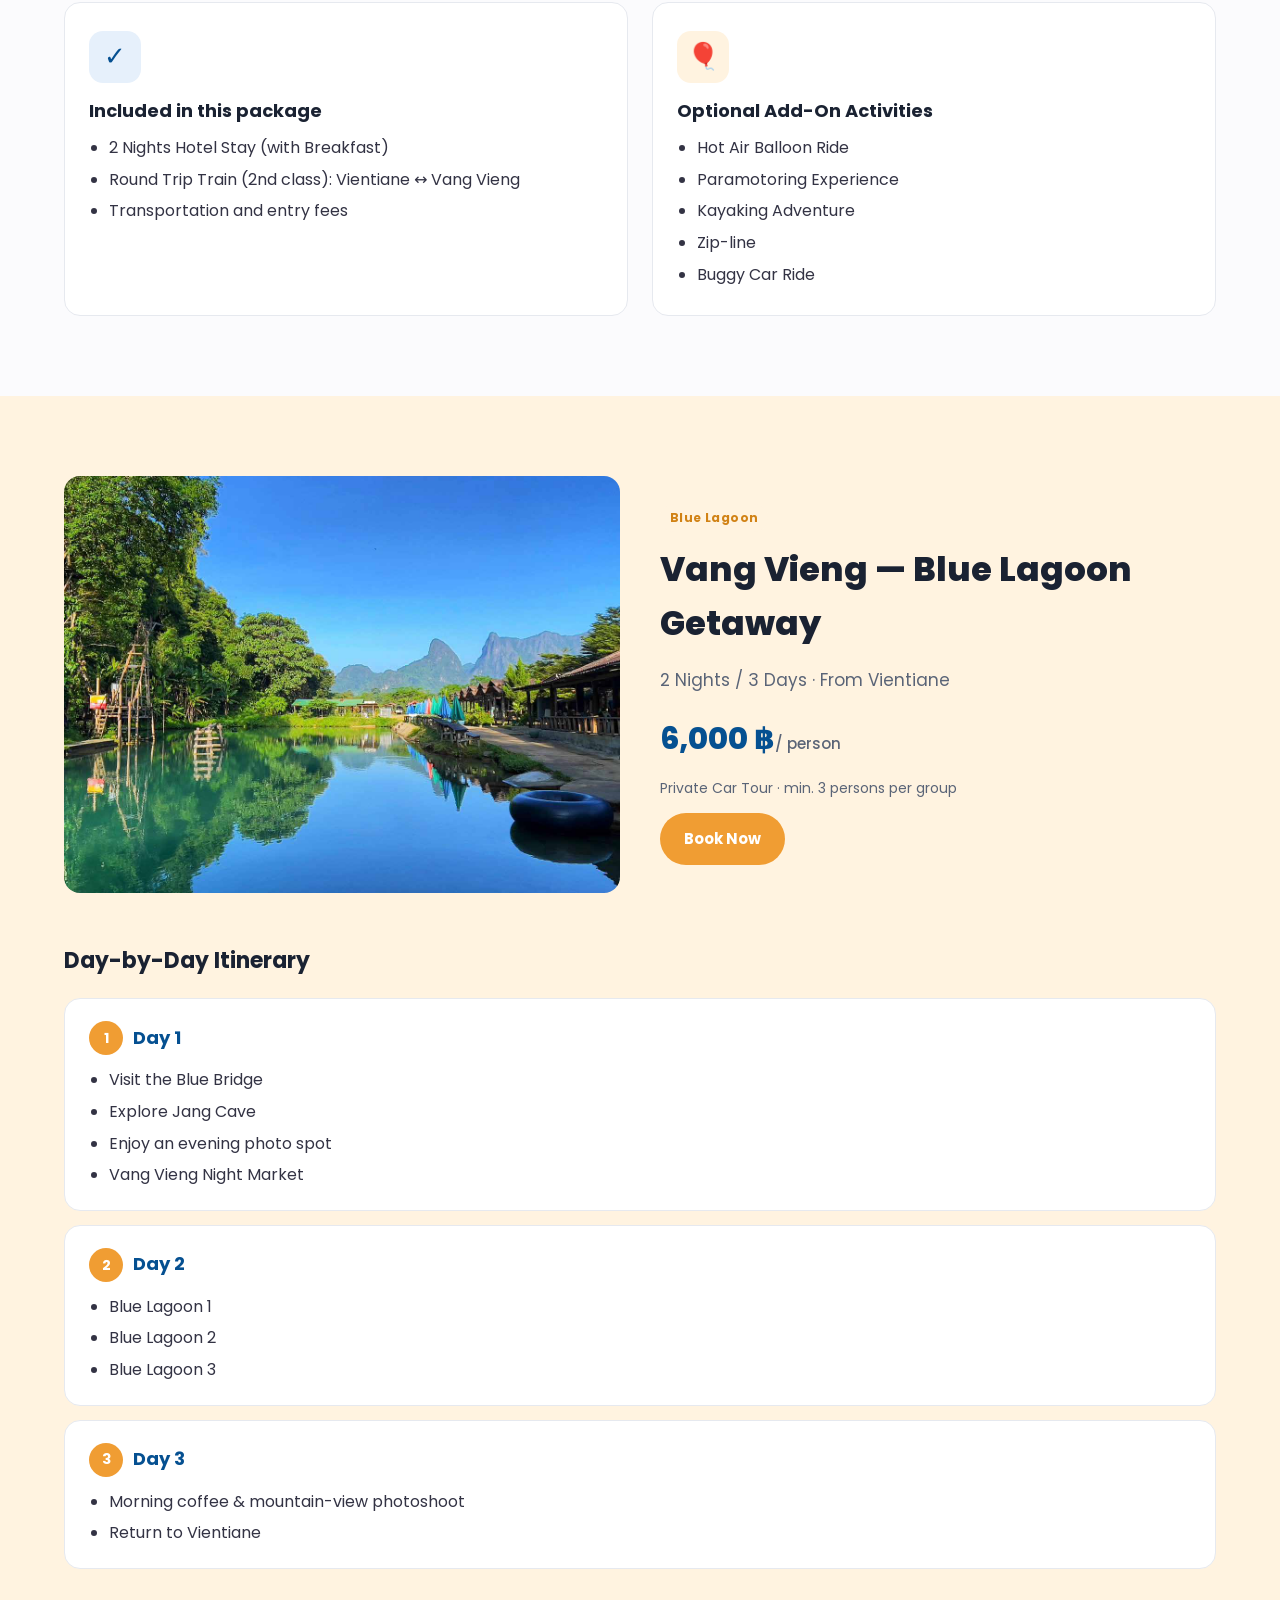
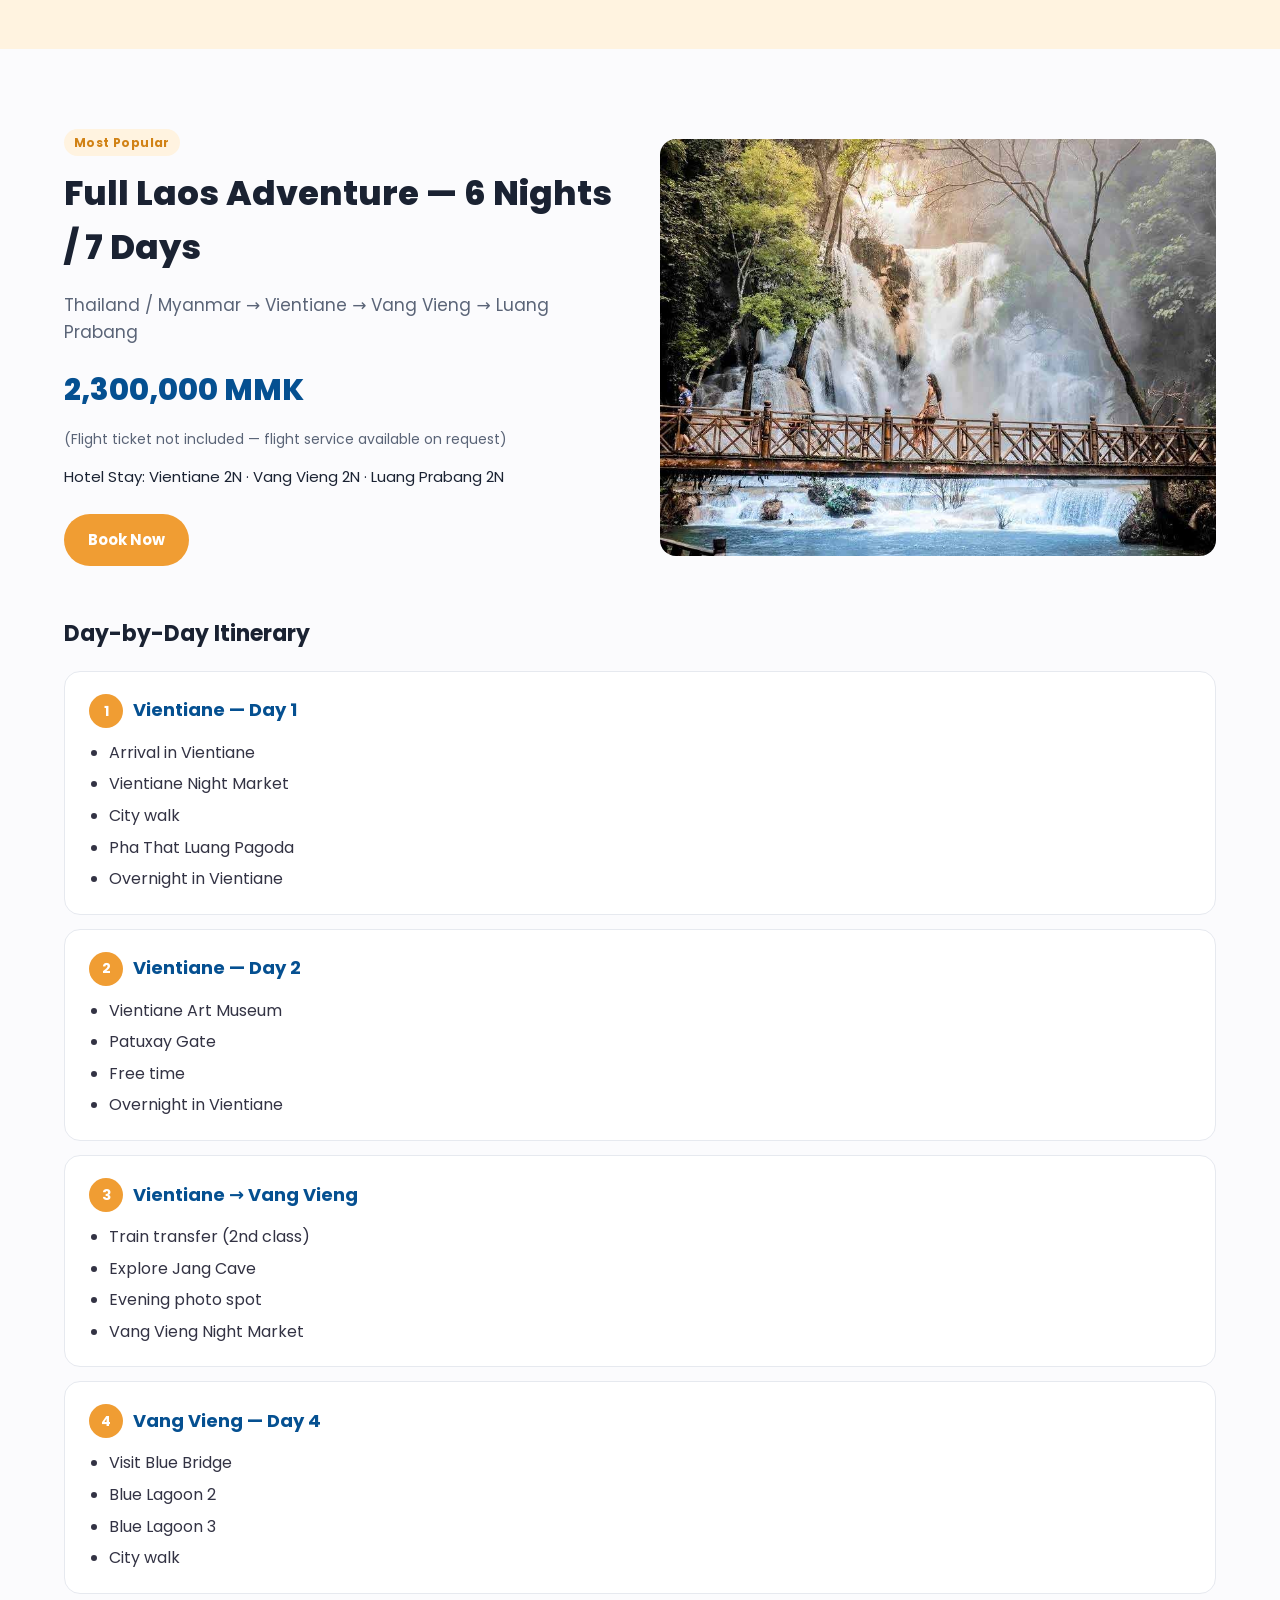
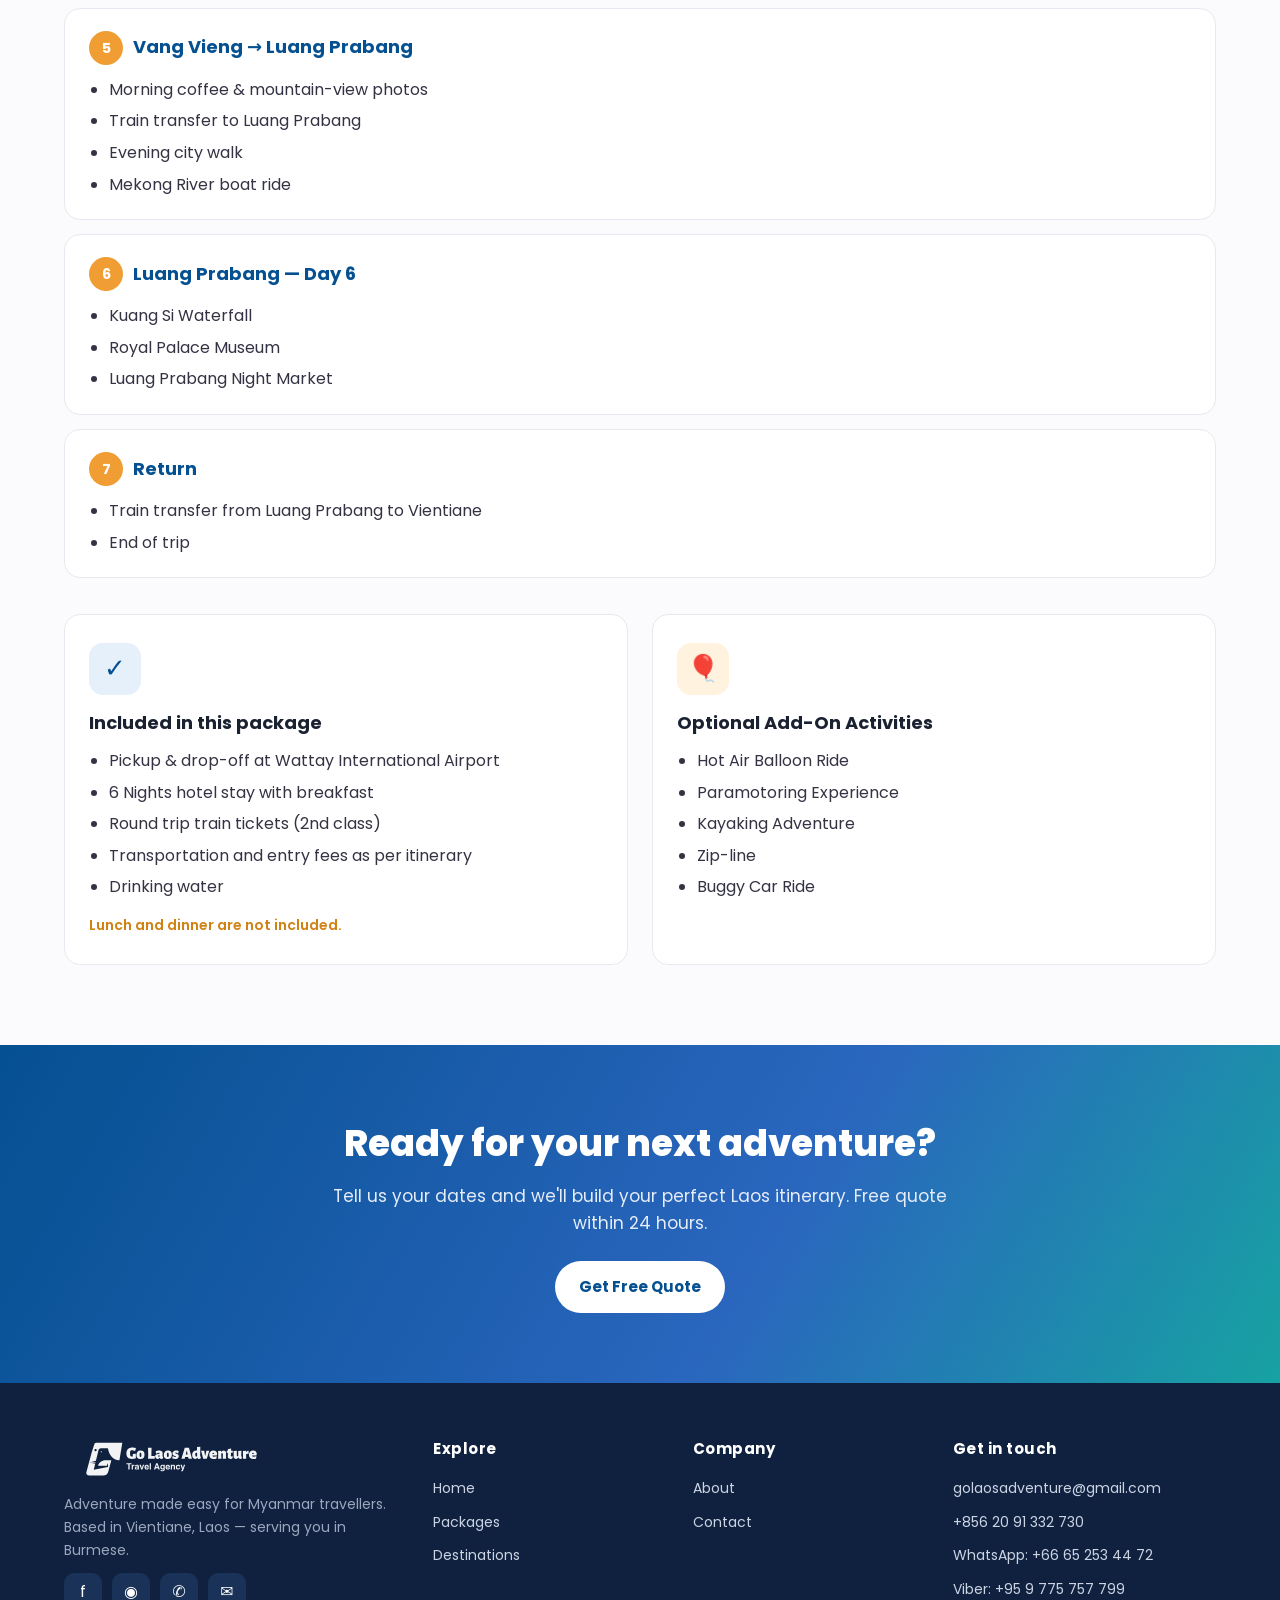
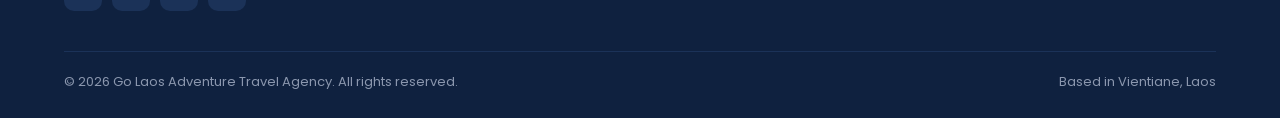
<file: packages.html>
<!doctype html>
<html lang="en">
<head>
<meta charset="utf-8"/>
<meta name="viewport" content="width=device-width,initial-scale=1"/>
<title>Laos Tour Packages — Vang Vieng 2N/3D & Full Laos 6N/7D | Go Laos Adventure</title>

<!-- ========== Primary SEO ========== -->
<meta name="description" content="Three curated Laos tour packages with all-inclusive pricing. Vang Vieng mountain escape (2N/3D) from 6,000 ฿ and Full Laos trip (6N/7D) covering Vientiane, Vang Vieng & Luang Prabang from 2,300,000 MMK."/>
<meta name="keywords" content="Laos tour package, Vang Vieng 2 nights 3 days, Full Laos trip, Laos travel package price, Vientiane Vang Vieng Luang Prabang itinerary, Blue Lagoon tour, Kuang Si Waterfall package, Laos train ticket tour, Laos package from Myanmar"/>
<meta name="author" content="Go Laos Adventure Travel Agency"/>
<meta name="robots" content="index, follow, max-image-preview:large"/>
<meta name="theme-color" content="#055091"/>
<meta name="geo.region" content="LA-VT"/>
<meta name="geo.placename" content="Vientiane, Laos"/>

<!-- ========== Canonical + hreflang ========== -->
<link rel="canonical" href="https://golaosadventure.com/packages.html"/>
<link rel="alternate" hreflang="en" href="https://golaosadventure.com/packages.html"/>
<link rel="alternate" hreflang="my" href="https://golaosadventure.com/packages.html?lang=my"/>
<link rel="alternate" hreflang="x-default" href="https://golaosadventure.com/packages.html"/>

<!-- ========== Open Graph ========== -->
<meta property="og:type" content="website"/>
<meta property="og:site_name" content="Go Laos Adventure"/>
<meta property="og:title" content="Laos Tour Packages — Vang Vieng 2N/3D & Full Laos 6N/7D"/>
<meta property="og:description" content="All-inclusive Laos packages with hotels, trains, transport & Burmese-speaking guides. From 6,000 ฿ / person. Book now."/>
<meta property="og:url" content="https://golaosadventure.com/packages.html"/>
<meta property="og:image" content="https://golaosadventure.com/images/photos/mountain-view.jpg"/>
<meta property="og:image:secure_url" content="https://golaosadventure.com/images/photos/mountain-view.jpg"/>
<meta property="og:image:type" content="image/jpeg"/>
<meta property="og:image:alt" content="Hot air balloons at sunrise over karst mountains in Vang Vieng, Laos — Go Laos Adventure tour package"/>
<meta property="og:locale" content="en_US"/>
<meta property="og:locale:alternate" content="my_MM"/>

<!-- ========== Twitter / X Card ========== -->
<meta name="twitter:card" content="summary_large_image"/>
<meta name="twitter:site" content="@golaosadventure"/>
<meta name="twitter:title" content="Laos Tour Packages — Vang Vieng & Full Laos Trips"/>
<meta name="twitter:description" content="2N/3D from 6,000 ฿ · 6N/7D full Laos from 2.3M MMK. All-inclusive with Burmese-speaking support."/>
<meta name="twitter:image" content="https://golaosadventure.com/images/photos/mountain-view.jpg"/>

<!-- ========== Favicons ========== -->
<link rel="icon" type="image/svg+xml" href="images/logo-mark.svg"/>
<link rel="apple-touch-icon" href="images/logo-mark.svg"/>

<!-- ========== Fonts ========== -->
<link rel="preconnect" href="https://fonts.googleapis.com"/>
<link rel="preconnect" href="https://fonts.gstatic.com" crossorigin/>
<link href="https://fonts.googleapis.com/css2?family=Poppins:wght@400;500;600;700;800&family=Noto+Sans+Myanmar:wght@400;500;600;700&display=swap" rel="stylesheet"/>
<link rel="stylesheet" href="css/style.css"/>

<!-- ========== Structured Data: Tour Packages (Product + TouristTrip) ========== -->
<script type="application/ld+json">
{
  "@context": "https://schema.org",
  "@graph": [
    {
      "@type": "TouristTrip",
      "@id": "https://golaosadventure.com/packages.html#vangvieng-a",
      "name": "Vang Vieng — Mountain Escape (2 Nights / 3 Days)",
      "description": "Private car tour from Vientiane to Vang Vieng. Includes Nam Xay Mountain Viewpoint, Blue Lagoon 1 & 2, Jang Cave, Blue Bridge, and Vang Vieng Night Market. 2 nights hotel with breakfast and round-trip train tickets included.",
      "image": "https://golaosadventure.com/images/photos/mountain-view.jpg",
      "url": "https://golaosadventure.com/packages.html#vangvieng-a",
      "touristType": ["Adventure traveller", "Cultural traveller", "Myanmar travellers"],
      "itinerary": {
        "@type": "ItemList",
        "itemListElement": [
          { "@type": "ListItem", "position": 1, "item": { "@type": "TouristDestination", "name": "Blue Bridge & Jang Cave, Vang Vieng" } },
          { "@type": "ListItem", "position": 2, "item": { "@type": "TouristDestination", "name": "Nam Xay Mountain Viewpoint & Blue Lagoon 1 & 2" } },
          { "@type": "ListItem", "position": 3, "item": { "@type": "TouristDestination", "name": "Mountain-view morning photoshoot" } }
        ]
      },
      "offers": {
        "@type": "Offer",
        "price": "6000",
        "priceCurrency": "THB",
        "availability": "https://schema.org/InStock",
        "validFrom": "2026-01-01",
        "url": "https://golaosadventure.com/contact.html?pkg=vangvieng-a"
      },
      "provider": { "@id": "https://golaosadventure.com/#organization" }
    },
    {
      "@type": "TouristTrip",
      "@id": "https://golaosadventure.com/packages.html#vangvieng-b",
      "name": "Vang Vieng — Blue Lagoon Getaway (2 Nights / 3 Days)",
      "description": "Private car tour focused on the three Blue Lagoons of Vang Vieng, plus Blue Bridge, Jang Cave, and the Vang Vieng Night Market. Includes 2 nights hotel stay and round-trip train.",
      "image": "https://golaosadventure.com/images/photos/blue-lagoon-3.jpg",
      "url": "https://golaosadventure.com/packages.html#vangvieng-b",
      "touristType": ["Adventure traveller", "Family traveller"],
      "offers": {
        "@type": "Offer",
        "price": "6000",
        "priceCurrency": "THB",
        "availability": "https://schema.org/InStock",
        "url": "https://golaosadventure.com/contact.html?pkg=vangvieng-b"
      },
      "provider": { "@id": "https://golaosadventure.com/#organization" }
    },
    {
      "@type": "TouristTrip",
      "@id": "https://golaosadventure.com/packages.html#full-laos",
      "name": "Full Laos Adventure — Vientiane + Vang Vieng + Luang Prabang (6 Nights / 7 Days)",
      "description": "Complete Laos experience. Pha That Luang, Patuxay Gate, Vientiane Art Museum, Blue Lagoons, Jang Cave, Kuang Si Waterfall, Royal Palace Museum, and all 3 night markets. Includes 6 nights hotel stay with breakfast, round-trip train tickets, airport pickup, and transportation.",
      "image": "https://golaosadventure.com/images/photos/kuang-si-waterfall.jpg",
      "url": "https://golaosadventure.com/packages.html#full-laos",
      "touristType": ["Cultural traveller", "Adventure traveller", "First-time Laos visitors"],
      "offers": {
        "@type": "Offer",
        "price": "2300000",
        "priceCurrency": "MMK",
        "availability": "https://schema.org/InStock",
        "url": "https://golaosadventure.com/contact.html?pkg=full-laos"
      },
      "provider": { "@id": "https://golaosadventure.com/#organization" }
    },
    {
      "@type": "BreadcrumbList",
      "itemListElement": [
        { "@type": "ListItem", "position": 1, "name": "Home", "item": "https://golaosadventure.com/" },
        { "@type": "ListItem", "position": 2, "name": "Packages", "item": "https://golaosadventure.com/packages.html" }
      ]
    }
  ]
}
</script>
</head>
<body>

<div class="loader" aria-label="Loading">
  <svg class="elephant" viewBox="0 0 240 220" xmlns="http://www.w3.org/2000/svg" aria-hidden="true">
    <rect x="50"  y="140" width="28" height="54" rx="10" fill="#B9CDEB"/>
    <rect x="86"  y="146" width="28" height="48" rx="10" fill="#B9CDEB"/>
    <rect x="140" y="146" width="28" height="48" rx="10" fill="#B9CDEB"/>
    <rect x="176" y="140" width="28" height="54" rx="10" fill="#B9CDEB"/>
    <ellipse cx="130" cy="130" rx="82" ry="50" fill="#D6E4F5"/>
    <path d="M210 120 q18 4 20 24 q2 10 -8 6 q-6 -2 -8 -10" fill="none" stroke="#B9CDEB" stroke-width="5" stroke-linecap="round"/>
    <ellipse cx="70" cy="108" rx="44" ry="40" fill="#E2EBF7"/>
    <g class="ear" transform-origin="78 92">
      <ellipse cx="78" cy="92" rx="28" ry="34" fill="#F09D33"/>
      <ellipse cx="82" cy="96" rx="18" ry="22" fill="#FFB366" opacity=".7"/>
    </g>
    <circle cx="58" cy="100" r="4.5" fill="#1A2232"/>
    <circle cx="57" cy="98" r="1.5" fill="#fff"/>
    <path d="M44 118 q8 5 16 0" fill="none" stroke="#1A2232" stroke-width="2.5" stroke-linecap="round"/>
    <g class="trunk" transform-origin="40 118">
      <path d="M46 118 q-22 4 -22 30 q0 18 16 22 q10 2 10 -10 q0 -8 -8 -8" fill="none" stroke="#E2EBF7" stroke-width="16" stroke-linecap="round"/>
      <path d="M46 118 q-22 4 -22 30 q0 18 16 22 q10 2 10 -10 q0 -8 -8 -8" fill="none" stroke="#D6E4F5" stroke-width="10" stroke-linecap="round"/>
    </g>
    <path d="M42 122 q-4 8 -10 10" fill="none" stroke="#fff" stroke-width="3" stroke-linecap="round"/>
    <ellipse cx="128" cy="200" rx="90" ry="6" fill="rgba(0,0,0,.12)"/>
  </svg>
  <div class="brand-title" data-i18n="loader.title">Go Laos Adventure</div>
  <div class="brand-sub" data-i18n="loader.sub">TRAVEL AGENCY</div>
  <div class="dots"><span></span><span></span><span></span></div>
</div>

<header class="site-header">
  <div class="nav">
    <a class="logo" href="index.html"><img src="images/logo.svg" alt="Go Laos Adventure"/></a>
    <button class="menu-toggle">☰</button>
    <ul class="nav-links">
      <li><a href="index.html"        data-i18n="nav.home">Home</a></li>
      <li><a class="active" href="packages.html" data-i18n="nav.packages">Packages</a></li>
      <li><a href="destinations.html" data-i18n="nav.destinations">Destinations</a></li>
      <li><a href="about.html"        data-i18n="nav.about">About</a></li>
      <li><a href="contact.html"      data-i18n="nav.contact">Contact</a></li>
    </ul>
    <div class="nav-right">
      <div class="lang-toggle"><button data-lang="en" class="active">EN</button><button data-lang="my">မြန်မာ</button></div>
      <a href="contact.html" class="btn btn-primary" data-i18n="nav.book">Book Now</a>
    </div>
  </div>
</header>

<section class="page-title">
  <div class="container">
    <h1 data-i18n="pages.pkg.title">Our Travel Packages</h1>
    <p data-i18n="pages.pkg.sub">Three carefully crafted itineraries for every kind of traveller.</p>
  </div>
</section>

<!-- ========== VANG VIENG A ========== -->
<section id="vangvieng-a">
  <div class="container">
    <div style="display:grid;grid-template-columns:1fr 1fr;gap:40px;align-items:center">
      <div>
        <span class="chip chip-blue" data-i18n="pkg.badgeA">Mountain</span>
        <h2 style="font-size:34px;margin:10px 0 8px;font-weight:800" data-i18n="pkg.vvA.title">Vang Vieng — Mountain Escape</h2>
        <p style="color:var(--muted);font-size:17px" data-i18n="pkg.vvA.meta">2 Nights / 3 Days · From Vientiane</p>
        <div style="margin:20px 0 10px;font-size:30px;font-weight:800;color:var(--blue)">6,000 ฿<small style="font-size:15px;color:var(--muted);font-weight:500" data-i18n="pkg.perPerson">/ person</small></div>
        <p style="color:var(--muted);font-size:14px">Private Car Tour · min. 3 persons per group</p>
        <a href="contact.html?pkg=vangvieng-a" class="btn btn-primary" data-i18n="pkg.bookNow">Book Now</a>
      </div>
      <div style="border-radius:var(--radius);overflow:hidden;aspect-ratio:4/3;background:url('images/photos/mountain-view.jpg') center/cover"></div>
    </div>

    <h3 style="margin-top:50px;margin-bottom:20px;font-size:22px;color:var(--ink)" data-i18n="pkg.itinerary">Day-by-Day Itinerary</h3>
    <div class="itinerary">
      <div class="day">
        <h4><span class="num">1</span><span><span data-i18n="pkg.day">Day</span> 1</span></h4>
        <ul><li>Visit the Blue Bridge</li><li>Explore Jang Cave</li><li>Enjoy an evening photo spot</li><li>Vang Vieng Night Market</li></ul>
      </div>
      <div class="day">
        <h4><span class="num">2</span><span><span data-i18n="pkg.day">Day</span> 2</span></h4>
        <ul><li>Hike to Nam Xay Mountain Viewpoint</li><li>Relax at Blue Lagoon 1</li><li>Visit Blue Lagoon 2</li><li>City walk</li></ul>
      </div>
      <div class="day">
        <h4><span class="num">3</span><span><span data-i18n="pkg.day">Day</span> 3</span></h4>
        <ul><li>Morning coffee &amp; mountain-view photoshoot</li><li>Return to Vientiane</li></ul>
      </div>
    </div>

    <div style="display:grid;grid-template-columns:1fr 1fr;gap:24px;margin-top:36px">
      <div class="feat">
        <div class="icon">✓</div>
        <h4 data-i18n="pkg.included">Included in this package</h4>
        <ul style="margin:10px 0 0;padding-left:20px;color:#334;display:grid;gap:6px">
          <li data-i18n="pkg.included.hotel">2 Nights Hotel Stay (with Breakfast)</li>
          <li data-i18n="pkg.included.train">Round Trip Train (2nd class): Vientiane ↔ Vang Vieng</li>
          <li data-i18n="pkg.included.transport">Transportation and entry fees</li>
        </ul>
      </div>
      <div class="feat">
        <div class="icon">🎈</div>
        <h4 data-i18n="pkg.addon">Optional Add-On Activities</h4>
        <ul style="margin:10px 0 0;padding-left:20px;color:#334;display:grid;gap:6px">
          <li data-i18n="pkg.addon.balloon">Hot Air Balloon Ride</li>
          <li data-i18n="pkg.addon.para">Paramotoring Experience</li>
          <li data-i18n="pkg.addon.kayak">Kayaking Adventure</li>
          <li data-i18n="pkg.addon.zip">Zip-line</li>
          <li data-i18n="pkg.addon.buggy">Buggy Car Ride</li>
        </ul>
      </div>
    </div>
  </div>
</section>

<!-- ========== VANG VIENG B ========== -->
<section id="vangvieng-b" style="background:var(--orange-soft)">
  <div class="container">
    <div style="display:grid;grid-template-columns:1fr 1fr;gap:40px;align-items:center">
      <div style="order:2">
        <span class="chip chip-orange" data-i18n="pkg.badgeB">Blue Lagoon</span>
        <h2 style="font-size:34px;margin:10px 0 8px;font-weight:800" data-i18n="pkg.vvB.title">Vang Vieng — Blue Lagoon Getaway</h2>
        <p style="color:var(--muted);font-size:17px" data-i18n="pkg.vvB.meta">2 Nights / 3 Days · From Vientiane</p>
        <div style="margin:20px 0 10px;font-size:30px;font-weight:800;color:var(--blue)">6,000 ฿<small style="font-size:15px;color:var(--muted);font-weight:500" data-i18n="pkg.perPerson">/ person</small></div>
        <p style="color:var(--muted);font-size:14px">Private Car Tour · min. 3 persons per group</p>
        <a href="contact.html?pkg=vangvieng-b" class="btn btn-primary" data-i18n="pkg.bookNow">Book Now</a>
      </div>
      <div style="border-radius:var(--radius);overflow:hidden;aspect-ratio:4/3;background:url('images/photos/blue-lagoon-3.jpg') center/cover;order:1"></div>
    </div>

    <h3 style="margin-top:50px;margin-bottom:20px;font-size:22px;color:var(--ink)" data-i18n="pkg.itinerary">Day-by-Day Itinerary</h3>
    <div class="itinerary">
      <div class="day">
        <h4><span class="num">1</span><span><span data-i18n="pkg.day">Day</span> 1</span></h4>
        <ul><li>Visit the Blue Bridge</li><li>Explore Jang Cave</li><li>Enjoy an evening photo spot</li><li>Vang Vieng Night Market</li></ul>
      </div>
      <div class="day">
        <h4><span class="num">2</span><span><span data-i18n="pkg.day">Day</span> 2</span></h4>
        <ul><li>Blue Lagoon 1</li><li>Blue Lagoon 2</li><li>Blue Lagoon 3</li></ul>
      </div>
      <div class="day">
        <h4><span class="num">3</span><span><span data-i18n="pkg.day">Day</span> 3</span></h4>
        <ul><li>Morning coffee &amp; mountain-view photoshoot</li><li>Return to Vientiane</li></ul>
      </div>
    </div>
  </div>
</section>

<!-- ========== FULL LAOS ========== -->
<section id="full-laos">
  <div class="container">
    <div style="display:grid;grid-template-columns:1fr 1fr;gap:40px;align-items:center">
      <div>
        <span class="chip chip-orange" data-i18n="pkg.badgeFull">Most Popular</span>
        <h2 style="font-size:34px;margin:10px 0 8px;font-weight:800" data-i18n="full.title">Full Laos Adventure — 6 Nights / 7 Days</h2>
        <p style="color:var(--muted);font-size:17px" data-i18n="full.sub">Thailand / Myanmar → Vientiane → Vang Vieng → Luang Prabang</p>
        <div style="margin:20px 0 10px;font-size:30px;font-weight:800;color:var(--blue)" data-i18n="full.price">2,300,000 MMK</div>
        <p style="color:var(--muted);font-size:14px" data-i18n="full.pricenote">(Flight ticket not included — flight service available on request)</p>
        <p style="font-size:15px;margin-top:14px" data-i18n="full.hotel">Hotel Stay: Vientiane 2N · Vang Vieng 2N · Luang Prabang 2N</p>
        <a href="contact.html?pkg=full-laos" class="btn btn-primary" style="margin-top:10px" data-i18n="pkg.bookNow">Book Now</a>
      </div>
      <div style="border-radius:var(--radius);overflow:hidden;aspect-ratio:4/3;background:url('images/photos/kuang-si-waterfall.jpg') center/cover"></div>
    </div>

    <h3 style="margin-top:50px;margin-bottom:20px;font-size:22px;color:var(--ink)" data-i18n="pkg.itinerary">Day-by-Day Itinerary</h3>
    <div class="itinerary">
      <div class="day">
        <h4><span class="num">1</span><span>Vientiane — <span data-i18n="pkg.day">Day</span> 1</span></h4>
        <ul><li>Arrival in Vientiane</li><li>Vientiane Night Market</li><li>City walk</li><li>Pha That Luang Pagoda</li><li>Overnight in Vientiane</li></ul>
      </div>
      <div class="day">
        <h4><span class="num">2</span><span>Vientiane — <span data-i18n="pkg.day">Day</span> 2</span></h4>
        <ul><li>Vientiane Art Museum</li><li>Patuxay Gate</li><li>Free time</li><li>Overnight in Vientiane</li></ul>
      </div>
      <div class="day">
        <h4><span class="num">3</span><span>Vientiane → Vang Vieng</span></h4>
        <ul><li>Train transfer (2nd class)</li><li>Explore Jang Cave</li><li>Evening photo spot</li><li>Vang Vieng Night Market</li></ul>
      </div>
      <div class="day">
        <h4><span class="num">4</span><span>Vang Vieng — <span data-i18n="pkg.day">Day</span> 4</span></h4>
        <ul><li>Visit Blue Bridge</li><li>Blue Lagoon 2</li><li>Blue Lagoon 3</li><li>City walk</li></ul>
      </div>
      <div class="day">
        <h4><span class="num">5</span><span>Vang Vieng → Luang Prabang</span></h4>
        <ul><li>Morning coffee &amp; mountain-view photos</li><li>Train transfer to Luang Prabang</li><li>Evening city walk</li><li>Mekong River boat ride</li></ul>
      </div>
      <div class="day">
        <h4><span class="num">6</span><span>Luang Prabang — <span data-i18n="pkg.day">Day</span> 6</span></h4>
        <ul><li>Kuang Si Waterfall</li><li>Royal Palace Museum</li><li>Luang Prabang Night Market</li></ul>
      </div>
      <div class="day">
        <h4><span class="num">7</span><span>Return</span></h4>
        <ul><li>Train transfer from Luang Prabang to Vientiane</li><li>End of trip</li></ul>
      </div>
    </div>

    <div style="display:grid;grid-template-columns:1fr 1fr;gap:24px;margin-top:36px">
      <div class="feat">
        <div class="icon">✓</div>
        <h4 data-i18n="pkg.included">Included in this package</h4>
        <ul style="margin:10px 0 0;padding-left:20px;color:#334;display:grid;gap:6px">
          <li data-i18n="full.included.pickup">Pickup &amp; drop-off at Wattay International Airport</li>
          <li data-i18n="full.included.hotel">6 Nights hotel stay with breakfast</li>
          <li data-i18n="full.included.train">Round trip train tickets (2nd class)</li>
          <li data-i18n="full.included.transport">Transportation and entry fees as per itinerary</li>
          <li data-i18n="full.included.water">Drinking water</li>
        </ul>
        <p style="margin-top:14px;color:var(--orange-dark);font-weight:600;font-size:14px" data-i18n="full.excluded">Lunch and dinner are not included.</p>
      </div>
      <div class="feat">
        <div class="icon">🎈</div>
        <h4 data-i18n="pkg.addon">Optional Add-On Activities (Vang Vieng)</h4>
        <ul style="margin:10px 0 0;padding-left:20px;color:#334;display:grid;gap:6px">
          <li data-i18n="pkg.addon.balloon">Hot Air Balloon</li>
          <li data-i18n="pkg.addon.para">Paramotoring</li>
          <li data-i18n="pkg.addon.kayak">Kayaking</li>
          <li data-i18n="pkg.addon.zip">Zip-line</li>
          <li data-i18n="pkg.addon.buggy">Buggy Car Ride</li>
        </ul>
      </div>
    </div>
  </div>
</section>

<section class="cta-band">
  <h3 data-i18n="cta.title">Ready for your next adventure?</h3>
  <p data-i18n="cta.sub">Tell us your dates and we'll build your perfect Laos itinerary. Free quote within 24 hours.</p>
  <a href="contact.html" class="btn btn-primary" data-i18n="cta.btn">Get Free Quote</a>
</section>

<footer>
  <div class="container">
    <div class="footer-grid">
      <div>
        <img src="images/logo.svg" alt="Go Laos Adventure" style="height:44px;filter:brightness(0) invert(1);opacity:.95"/>
        <p style="margin-top:12px" data-i18n="foot.tagline">Adventure made easy for Myanmar travellers.</p>
        <div class="social"><a href="#">f</a><a href="#">◉</a><a href="https://wa.me/66652534472">✆</a><a href="viber://chat?number=%2B959775757799">✉</a></div>
      </div>
      <div><h5 data-i18n="foot.explore">Explore</h5><ul><li><a href="index.html" data-i18n="nav.home">Home</a></li><li><a href="packages.html" data-i18n="nav.packages">Packages</a></li><li><a href="destinations.html" data-i18n="nav.destinations">Destinations</a></li></ul></div>
      <div><h5 data-i18n="foot.company">Company</h5><ul><li><a href="about.html" data-i18n="nav.about">About</a></li><li><a href="contact.html" data-i18n="nav.contact">Contact</a></li></ul></div>
      <div><h5 data-i18n="foot.contact">Get in touch</h5><ul>
        <li><a href="mailto:golaosadventure@gmail.com">golaosadventure@gmail.com</a></li>
        <li><a href="tel:+856209133 2730">+856 20 91 332 730</a></li>
        <li><a href="https://wa.me/66652534472">WhatsApp: +66 65 253 44 72</a></li>
        <li><a href="viber://chat?number=%2B959775757799">Viber: +95 9 775 757 799</a></li>
      </ul></div>
    </div>
    <div class="footer-bottom"><span data-i18n="foot.rights">© 2026 Go Laos Adventure Travel Agency. All rights reserved.</span><span data-i18n="foot.basedin">Based in Vientiane, Laos</span></div>
  </div>
</footer>

<a href="https://wa.me/66652534472" class="float-chat"><span style="font-size:18px">💬</span><span data-i18n="chat.whatsapp">Chat on WhatsApp</span></a>

<script src="js/translations.js"></script>
<script src="js/main.js"></script>

<style>@media(max-width:760px){#vangvieng-a > .container > div,#vangvieng-b > .container > div,#full-laos > .container > div{grid-template-columns:1fr !important}#vangvieng-b > .container > div > div{order:unset !important}}</style>
</body>
</html>
</file>
<file: css/style.css>
/* ==========================================================
   Go Laos Adventure — Brand Stylesheet
   Colors aligned with logo (deep blue + warm orange)
   ========================================================== */
:root{
  --blue:       #055091;
  --blue-dark:  #033866;
  --blue-soft:  #E6F0FB;
  --orange:     #F09D33;
  --orange-dark:#D18215;
  --orange-soft:#FFF3E0;
  --teal:       #17A2A2;
  --green:      #3FAE5A;
  --ink:        #1A2232;
  --muted:      #5A6477;
  --line:       #E6E9EF;
  --bg:         #FBFBFD;
  --card:       #FFFFFF;
  --radius:     16px;
  --radius-sm:  10px;
  --shadow-sm:  0 4px 14px rgba(20,53,103,.06);
  --shadow:     0 10px 30px rgba(20,53,103,.10);
  --shadow-lg:  0 22px 54px rgba(20,53,103,.16);
}

*,*::before,*::after{box-sizing:border-box}
html{scroll-behavior:smooth}
body{
  margin:0;
  font-family:'Poppins','Noto Sans Myanmar','Padauk','Segoe UI',system-ui,sans-serif;
  background:var(--bg);
  color:var(--ink);
  line-height:1.6;
  -webkit-font-smoothing:antialiased;
}
body[data-lang="my"]{ font-family:'Noto Sans Myanmar','Padauk','Poppins',system-ui,sans-serif; }

img{max-width:100%;display:block}
a{color:var(--blue);text-decoration:none}
a:hover{color:var(--orange)}

.container{max-width:1200px;margin:0 auto;padding:0 24px}

/* ---------- Elephant loader ---------- */
.loader{
  position:fixed;inset:0;z-index:9999;
  background:linear-gradient(135deg,#055091 0%,#1b6cbd 50%,#17A2A2 100%);
  display:flex;align-items:center;justify-content:center;flex-direction:column;
  transition:opacity .8s ease, visibility .8s ease;
}
.loader.hidden{opacity:0;visibility:hidden;pointer-events:none}
.loader .elephant{
  width:220px;height:220px;
  animation:bob 2.2s ease-in-out infinite;
  filter:drop-shadow(0 8px 24px rgba(0,0,0,.25));
}
@keyframes bob{
  0%,100%{transform:translateY(0) rotate(-1deg)}
  50%    {transform:translateY(-14px) rotate(1deg)}
}
.loader .ear{transform-origin:center;animation:flap 1.2s ease-in-out infinite}
@keyframes flap{
  0%,100%{transform:rotate(0deg)}
  50%   {transform:rotate(-8deg)}
}
.loader .trunk{transform-origin:top center;animation:swing 1.8s ease-in-out infinite}
@keyframes swing{
  0%,100%{transform:rotate(0deg)}
  50%   {transform:rotate(6deg)}
}
.loader .brand-title{
  margin-top:24px;color:#fff;font-weight:700;font-size:26px;letter-spacing:.5px;
  text-shadow:0 2px 10px rgba(0,0,0,.2);
}
.loader .brand-sub{
  margin-top:6px;color:#FFE2B8;letter-spacing:3px;font-size:12px;font-weight:600;
}
.loader .dots{display:flex;gap:8px;margin-top:22px}
.loader .dots span{
  width:10px;height:10px;border-radius:50%;background:#FFF1DF;
  animation:pulse 1.2s ease-in-out infinite;
}
.loader .dots span:nth-child(2){animation-delay:.2s}
.loader .dots span:nth-child(3){animation-delay:.4s}
@keyframes pulse{
  0%,80%,100%{transform:scale(.6);opacity:.5}
  40%        {transform:scale(1);opacity:1}
}

/* ---------- Header / Nav ---------- */
.site-header{
  position:sticky;top:0;z-index:100;
  background:rgba(255,255,255,.92);backdrop-filter:saturate(140%) blur(10px);
  border-bottom:1px solid var(--line);
}
.nav{
  display:flex;align-items:center;justify-content:space-between;
  padding:14px 24px;max-width:1200px;margin:0 auto;gap:20px;
}
.nav .logo img{height:44px;width:auto}
.nav-links{display:flex;gap:6px;align-items:center;list-style:none;margin:0;padding:0}
.nav-links a{
  display:inline-block;padding:10px 14px;border-radius:10px;
  color:var(--ink);font-weight:600;font-size:15px;transition:all .2s;
}
.nav-links a:hover,.nav-links a.active{background:var(--blue-soft);color:var(--blue)}
.nav-right{display:flex;align-items:center;gap:10px}
.lang-toggle{
  display:inline-flex;border:1px solid var(--line);border-radius:999px;
  overflow:hidden;background:#fff;
}
.lang-toggle button{
  background:transparent;border:0;padding:8px 14px;font-weight:700;
  font-size:13px;color:var(--muted);cursor:pointer;
}
.lang-toggle button.active{background:var(--blue);color:#fff}
.btn{
  display:inline-flex;align-items:center;justify-content:center;gap:8px;
  padding:12px 22px;border-radius:999px;font-weight:700;font-size:15px;
  border:2px solid transparent;cursor:pointer;transition:all .2s;white-space:nowrap;
}
.btn-primary{background:var(--orange);color:#fff}
.btn-primary:hover{background:var(--orange-dark);color:#fff;transform:translateY(-1px);box-shadow:var(--shadow)}
.btn-secondary{background:var(--blue);color:#fff}
.btn-secondary:hover{background:var(--blue-dark);color:#fff;transform:translateY(-1px)}
.btn-outline{background:#fff;color:var(--blue);border-color:var(--blue)}
.btn-outline:hover{background:var(--blue);color:#fff}
.btn-ghost{background:transparent;color:var(--ink)}
.btn-ghost:hover{background:var(--blue-soft);color:var(--blue)}

.menu-toggle{display:none;background:none;border:0;font-size:24px;color:var(--blue);cursor:pointer}

/* ---------- Hero ---------- */
.hero{
  position:relative;min-height:620px;display:flex;align-items:center;
  color:#fff;overflow:hidden;
  background:
    linear-gradient(135deg,rgba(3,56,102,.72) 0%,rgba(5,80,145,.45) 40%,rgba(23,162,162,.35) 100%),
    url('../images/photos/hot-air-balloon.jpg') center/cover no-repeat;
}
.hero::after{
  content:"";position:absolute;inset:auto 0 -1px 0;height:80px;
  background:linear-gradient(to bottom,transparent,var(--bg));
}
.hero-inner{position:relative;z-index:2;padding:110px 24px 140px;max-width:1200px;margin:0 auto;width:100%}
.eyebrow{
  display:inline-flex;align-items:center;gap:8px;padding:6px 14px;border-radius:999px;
  background:rgba(255,255,255,.16);border:1px solid rgba(255,255,255,.25);
  color:#fff;font-weight:600;font-size:13px;letter-spacing:.5px;
}
.eyebrow .dot{width:7px;height:7px;border-radius:50%;background:var(--orange)}
.hero h1{
  font-size:clamp(36px,5.6vw,64px);line-height:1.08;margin:18px 0 16px;
  font-weight:800;letter-spacing:-.5px;
}
.hero h1 .highlight{color:#FFD089}
.hero p.lead{
  font-size:clamp(16px,1.6vw,19px);max-width:640px;color:#F3F6FC;margin:0 0 30px;
}
.hero-cta{display:flex;flex-wrap:wrap;gap:12px}
.hero-stats{
  margin-top:44px;display:grid;grid-template-columns:repeat(4,1fr);gap:24px;max-width:720px;
}
.hero-stats div strong{display:block;font-size:28px;color:#FFD089}
.hero-stats div span{font-size:13px;color:#E6EDF9;text-transform:uppercase;letter-spacing:1px}

/* ---------- Sections ---------- */
section{padding:80px 0;position:relative}
.section-head{text-align:center;max-width:720px;margin:0 auto 48px}
.section-head .eyebrow{color:var(--orange);background:var(--orange-soft);border-color:transparent}
.section-head h2{
  font-size:clamp(28px,3.6vw,44px);font-weight:800;margin:14px 0 10px;color:var(--ink);letter-spacing:-.5px;
}
.section-head p{color:var(--muted);font-size:17px;margin:0}

/* ---------- Package cards ---------- */
.package-grid{display:grid;grid-template-columns:repeat(auto-fit,minmax(320px,1fr));gap:28px}
.pkg-card{
  background:var(--card);border-radius:var(--radius);overflow:hidden;
  box-shadow:var(--shadow-sm);transition:all .3s;border:1px solid var(--line);
  display:flex;flex-direction:column;
}
.pkg-card:hover{transform:translateY(-6px);box-shadow:var(--shadow-lg);border-color:transparent}
.pkg-img{height:230px;background-size:cover;background-position:center;position:relative}
.pkg-img::after{
  content:"";position:absolute;inset:0;background:linear-gradient(to top,rgba(0,0,0,.5),transparent 50%);
}
.pkg-badge{
  position:absolute;top:16px;left:16px;z-index:2;
  background:#fff;color:var(--blue);padding:6px 14px;border-radius:999px;
  font-weight:700;font-size:12px;letter-spacing:.5px;
}
.pkg-badge.hot{background:var(--orange);color:#fff}
.pkg-body{padding:26px;display:flex;flex-direction:column;flex:1}
.pkg-body h3{font-size:22px;margin:0 0 6px;color:var(--ink);font-weight:700}
.pkg-meta{color:var(--muted);font-size:14px;margin:0 0 16px}
.pkg-list{list-style:none;padding:0;margin:0 0 20px;display:grid;gap:8px}
.pkg-list li{
  padding-left:28px;position:relative;font-size:14.5px;color:#334;line-height:1.55;
}
.pkg-list li::before{
  content:"";position:absolute;left:0;top:6px;width:18px;height:18px;border-radius:50%;
  background:var(--blue-soft) url("data:image/svg+xml;utf8,<svg xmlns='http://www.w3.org/2000/svg' viewBox='0 0 24 24' fill='none' stroke='%23055091' stroke-width='3' stroke-linecap='round' stroke-linejoin='round'><polyline points='5 12 10 17 19 7'/></svg>") center/12px no-repeat;
}
.pkg-price{
  margin-top:auto;
  display:flex;
  align-items:center;
  justify-content:space-between;
  gap:14px;
  padding-top:16px;
  border-top:1px dashed var(--line);
  flex-wrap:wrap;
}
.pkg-price > div{
  display:flex;
  flex-direction:column;
  line-height:1.25;
  min-width:0;
  flex:1 1 auto;
}
.pkg-price > div small:first-child{
  font-size:12px;
  color:var(--muted);
  text-transform:uppercase;
  letter-spacing:.5px;
  font-weight:500;
  margin-bottom:2px;
}
.pkg-price .amount{
  font-size:22px;
  font-weight:800;
  color:var(--blue);
  white-space:nowrap;
  display:inline-flex;
  align-items:baseline;
  gap:4px;
}
.pkg-price .amount small{
  font-size:12px;
  color:var(--muted);
  font-weight:500;
  white-space:nowrap;
}
.pkg-price .cta{
  margin-left:auto;
  padding:10px 18px;
  font-size:13px;
  flex-shrink:0;
  align-self:center;
}
/* When a price is too long to share the row (e.g. "2,300,000 MMK"), drop the button to a full-width row below */
@media (max-width:420px){
  .pkg-price .cta{width:100%;margin-left:0;text-align:center}
}

/* ---------- Destinations / gallery ---------- */
.dest-grid{
  display:grid;grid-template-columns:repeat(auto-fit,minmax(260px,1fr));gap:20px;
}
.dest-card{
  position:relative;border-radius:var(--radius);overflow:hidden;
  aspect-ratio:4/5;cursor:pointer;box-shadow:var(--shadow-sm);transition:all .3s;
}
.dest-card:hover{transform:translateY(-4px);box-shadow:var(--shadow-lg)}
.dest-card .img{
  position:absolute;inset:0;background-size:cover;background-position:center;
  transition:transform .5s;
}
.dest-card:hover .img{transform:scale(1.07)}
.dest-card::after{
  content:"";position:absolute;inset:0;
  background:linear-gradient(to top,rgba(20,34,55,.88) 0%,rgba(20,34,55,.1) 50%,transparent 100%);
}
.dest-card .caption{
  position:absolute;left:0;right:0;bottom:0;padding:20px;z-index:2;color:#fff;
}
.dest-card .caption h4{margin:0 0 4px;font-size:20px;font-weight:700}
.dest-card .caption p{margin:0;font-size:13px;color:#E4EAF6}

/* ---------- Features / why-us ---------- */
.feat-grid{
  display:grid;grid-template-columns:repeat(auto-fit,minmax(220px,1fr));gap:22px;
}
.feat{
  background:var(--card);padding:28px 24px;border-radius:var(--radius);
  border:1px solid var(--line);transition:all .25s;
}
.feat:hover{border-color:transparent;box-shadow:var(--shadow);transform:translateY(-4px)}
.feat .icon{
  width:52px;height:52px;border-radius:14px;display:flex;align-items:center;justify-content:center;
  background:var(--blue-soft);color:var(--blue);font-size:26px;margin-bottom:14px;
}
.feat:nth-child(2n) .icon{background:var(--orange-soft);color:var(--orange)}
.feat:nth-child(3n) .icon{background:#E6F7F5;color:var(--teal)}
.feat:nth-child(4n) .icon{background:#E8F6EC;color:var(--green)}
.feat h4{margin:0 0 6px;font-size:18px;color:var(--ink)}
.feat p{margin:0;color:var(--muted);font-size:14.5px}

/* ---------- Itinerary timeline ---------- */
.itinerary{display:grid;gap:14px}
.day{
  background:var(--card);border:1px solid var(--line);border-radius:var(--radius);
  padding:22px 24px;position:relative;
}
.day h4{
  margin:0 0 12px;font-size:18px;color:var(--blue);font-weight:700;
  display:flex;align-items:center;gap:10px;
}
.day h4 .num{
  display:inline-flex;align-items:center;justify-content:center;
  width:34px;height:34px;border-radius:50%;background:var(--orange);color:#fff;font-size:14px;
}
.day ul{margin:0;padding-left:20px;color:#334;display:grid;gap:6px}

/* ---------- Contact / forms ---------- */
.contact-wrap{display:grid;grid-template-columns:1.2fr 1fr;gap:40px}
.contact-card{
  background:var(--card);padding:36px;border-radius:var(--radius);
  border:1px solid var(--line);box-shadow:var(--shadow-sm);
}
.form-row{display:grid;gap:6px;margin-bottom:16px}
.form-row.two{grid-template-columns:1fr 1fr;gap:16px}
label{font-size:14px;font-weight:600;color:var(--ink)}
input,select,textarea{
  width:100%;padding:12px 14px;border:1.5px solid var(--line);border-radius:10px;
  font-family:inherit;font-size:15px;background:#fff;transition:border-color .2s;
}
input:focus,select:focus,textarea:focus{outline:0;border-color:var(--blue)}
textarea{resize:vertical;min-height:120px}
.contact-info{display:grid;gap:14px}
.contact-info a{
  display:flex;align-items:center;gap:14px;padding:16px 18px;background:#fff;
  border:1px solid var(--line);border-radius:12px;color:var(--ink);font-weight:600;
  transition:all .2s;
}
.contact-info a:hover{border-color:transparent;box-shadow:var(--shadow);transform:translateX(4px)}
.contact-info .icon{
  width:44px;height:44px;border-radius:12px;display:flex;align-items:center;justify-content:center;
  font-size:20px;color:#fff;flex-shrink:0;
}
.ci-wa .icon{background:#25D366}
.ci-vi .icon{background:#7360F2}
.ci-ph .icon{background:var(--blue)}
.ci-em .icon{background:var(--orange)}
.contact-info a small{display:block;color:var(--muted);font-size:12px;font-weight:500;margin-top:2px}

/* ---------- Banners / CTAs ---------- */
.cta-band{
  margin:0;padding:70px 24px;text-align:center;color:#fff;
  background:linear-gradient(120deg,var(--blue) 0%,#2a66be 60%,var(--teal) 100%);
  position:relative;overflow:hidden;
}
.cta-band h3{font-size:clamp(26px,3.2vw,36px);margin:0 0 10px;font-weight:800}
.cta-band p{max-width:620px;margin:0 auto 24px;color:#E6EDF9;font-size:17px}
.cta-band .btn-primary{background:#fff;color:var(--blue)}
.cta-band .btn-primary:hover{background:var(--orange);color:#fff}

/* ---------- Footer ---------- */
footer{background:#0F213F;color:#CCD4E4;padding:54px 0 26px;margin-top:0}
.footer-grid{
  display:grid;grid-template-columns:1.5fr 1fr 1fr 1.2fr;gap:40px;
}
footer h5{color:#fff;font-size:15px;margin:0 0 14px;font-weight:700;letter-spacing:.5px}
footer p{font-size:14px;color:#9BA7BE;margin:0 0 10px;line-height:1.65}
footer ul{list-style:none;padding:0;margin:0;display:grid;gap:8px}
footer ul a{color:#CCD4E4;font-size:14px}
footer ul a:hover{color:var(--orange)}
.social{display:flex;gap:10px;margin-top:10px}
.social a{
  width:38px;height:38px;border-radius:10px;background:#1B3258;color:#fff;
  display:inline-flex;align-items:center;justify-content:center;font-size:16px;
}
.social a:hover{background:var(--orange);color:#fff}
.footer-bottom{
  border-top:1px solid #1B3258;margin-top:40px;padding-top:20px;
  display:flex;justify-content:space-between;align-items:center;flex-wrap:wrap;gap:10px;
  font-size:13px;color:#8B97AE;
}

/* ---------- Utilities ---------- */
.chip{
  display:inline-block;padding:4px 10px;border-radius:999px;
  font-size:12px;font-weight:700;letter-spacing:.4px;
}
.chip-blue{background:var(--blue-soft);color:var(--blue)}
.chip-orange{background:var(--orange-soft);color:var(--orange-dark)}
.chip-teal{background:#E6F7F5;color:var(--teal)}
.chip-green{background:#E8F6EC;color:var(--green)}

.page-title{
  background:linear-gradient(135deg,var(--blue) 0%,#2a66be 100%);
  color:#fff;padding:90px 0 70px;text-align:center;
}
.page-title h1{font-size:clamp(32px,4.6vw,52px);margin:0 0 10px;font-weight:800}
.page-title p{color:#DCE6F7;margin:0;font-size:17px}

/* Float chat bubble */
.float-chat{
  position:fixed;right:22px;bottom:22px;z-index:90;
  background:#25D366;color:#fff;border-radius:999px;padding:14px 20px;
  font-weight:700;box-shadow:var(--shadow-lg);display:inline-flex;gap:10px;align-items:center;
}
.float-chat:hover{background:#1fb259;color:#fff;transform:translateY(-2px)}

/* ---------- Responsive ---------- */
@media (max-width:920px){
  .contact-wrap{grid-template-columns:1fr}
  .footer-grid{grid-template-columns:1fr 1fr}
  .hero-stats{grid-template-columns:repeat(2,1fr)}
}
@media (max-width:720px){
  .nav-links{
    position:absolute;top:100%;left:0;right:0;background:#fff;
    flex-direction:column;padding:14px;border-bottom:1px solid var(--line);
    display:none;
  }
  .nav-links.open{display:flex}
  .menu-toggle{display:inline-flex}
  .nav-right .btn{display:none}
  section{padding:60px 0}
  .hero-inner{padding:80px 24px 110px}
  .form-row.two{grid-template-columns:1fr}
  .footer-grid{grid-template-columns:1fr}
}
</file>
